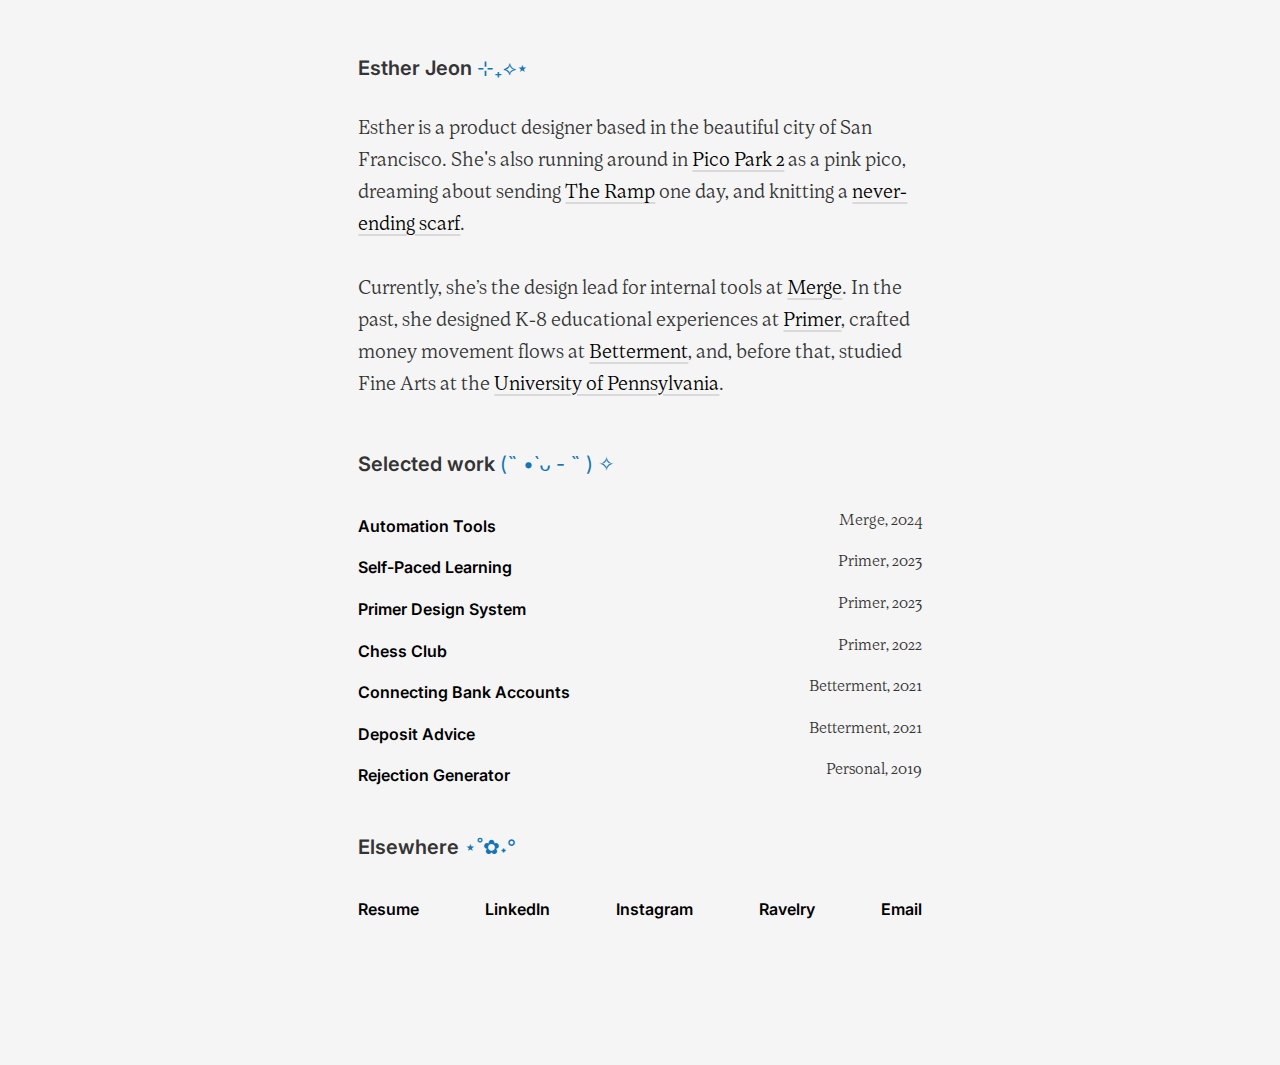
<file: index.html>
<!doctype html>
<html>

<head>
  <title>Esther Jeon</title>
  <link rel="icon" type="image/x-icon" href="assets/icons/cloud.png">
  <meta charset="UTF-8">
  <meta http-equiv="X-UA-Compatible" content="IE=edge">
  <meta name="viewport" content="width=device-width, initial-scale=1">
  <meta name="title" property="og:title" content="Esther Jeon">
  <meta property="og:type" content="website">
  <meta name="image" property="og:image" content="">
  <meta property="og:url" content="https://estheryjeon.com">
  <meta name="description" property="og:description" content="Esther is a product designer in San Francisco.">
  <link rel="preconnect" href="https://fonts.gstatic.com">
  <link href="css/main.css" rel="stylesheet" type="text/css">
</head>

<body>

  <section class="container">
    <h1>Esther Jeon <span class="ascii">⊹₊⟡⋆</span></h1>
    <span class="spacer-s"></span>
    <h2>
        Esther is a product designer based in the beautiful city of San Francisco. 
        She's also running around in <a class="header" href="https://www.youtube.com/watch?v=-ISxZVagaBk">Pico Park 2</a> as a pink pico, 
        dreaming about sending <a class="header" href="https://www.mountainproject.com/route/105735302/the-ramp">The Ramp</a> one day, 
        and knitting a <a class="header" href="https://www.youtube.com/watch?v=UMa1EbpDfLE&t=461s">never-ending scarf</a>.
        <br/><br/>
        Currently, she’s the design lead for internal tools at <a class="header" href="https://www.merge.dev/">Merge</a>. 
        In the past, she designed K-8 educational experiences at <a class="header" href="https://primer.com/">Primer</a>, 
        crafted money movement flows at <a class="header" href="https://www.betterment.com/">Betterment</a>, 
        and, before that, studied Fine Arts at the <a class="header" href="https://www.design.upenn.edu/fine-arts/undergraduate/events/please-continue">University of Pennsylvania</a>.
    </h2>
  </section>

  <section class="container">
    <h1>Selected work <span class="ascii">(˵ •̀ ᴗ - ˵ ) ✧</span></h1>
    <span class="spacer-s"></span>
    <div>
      <div class="row">
        <h3><a class="project-title" href="projects/merge">Automation Tools</a></h3>      
        <p>Merge, 2024</p>
      </div>
      <div class="row">
        <h3><a class="project-title" href="projects/self-paced">Self-Paced Learning</a></h3>      
        <p>Primer, 2023</p>
      </div>
      <div class="row">
        <h3><a class="project-title" href="projects/design-system">Primer Design System</a></h3>
        <p>Primer, 2023</p>
      </div>
      <div class="row">
        <h3><a class="project-title" href="projects/chess-club">Chess Club</a></h3>
        <p>Primer, 2022</p>
      </div>
      <div class="row">
          <h3><a class="project-title" href="projects/plaid">Connecting Bank Accounts</a></h3>
          <p>Betterment, 2021</p>
      </div>
      <div class="row">
        <h3><a class="project-title" href="projects/deposit-advice">Deposit Advice</a></h3>
        <p>Betterment, 2021</p>
      </div>
      <div class="row">
        <h3><a class="project-title" href="https://estheryjeon.com/rejection-generator/">Rejection Generator</a></h3>
        <p>Personal, 2019</p>
      </div>
    </div>
  </section>

  <section class="container">
    <h1>Elsewhere <span class="ascii">⋆˚✿˖°</span></h1>
    <span class="spacer-s"></span>
    <div class="row">
        <h3><a class="project-title" target="_blank" href="https://drive.google.com/file/d/1hYBX2InUCKJrfkjgm6c_uljy1HXN2Joc/view?usp=sharing">Resume</a></h3>
        <h3><a class="project-title" target="_blank" href="https://www.linkedin.com/in/estheryjeon/">LinkedIn</a></h3>
        <h3><a class="project-title" target="_blank" href="https://www.instagram.com/estheryjeon/">Instagram</a></h3>
        <h3><a class="project-title" target="_blank" href="https://www.ravelry.com/people/estherj18/">Ravelry</a></h3>
        <h3><a class="project-title" target="_blank" href="mailto:hello@estheryjeon.com">Email</a></h3>
    </div>
  </section>

</body>

</html>
</file>
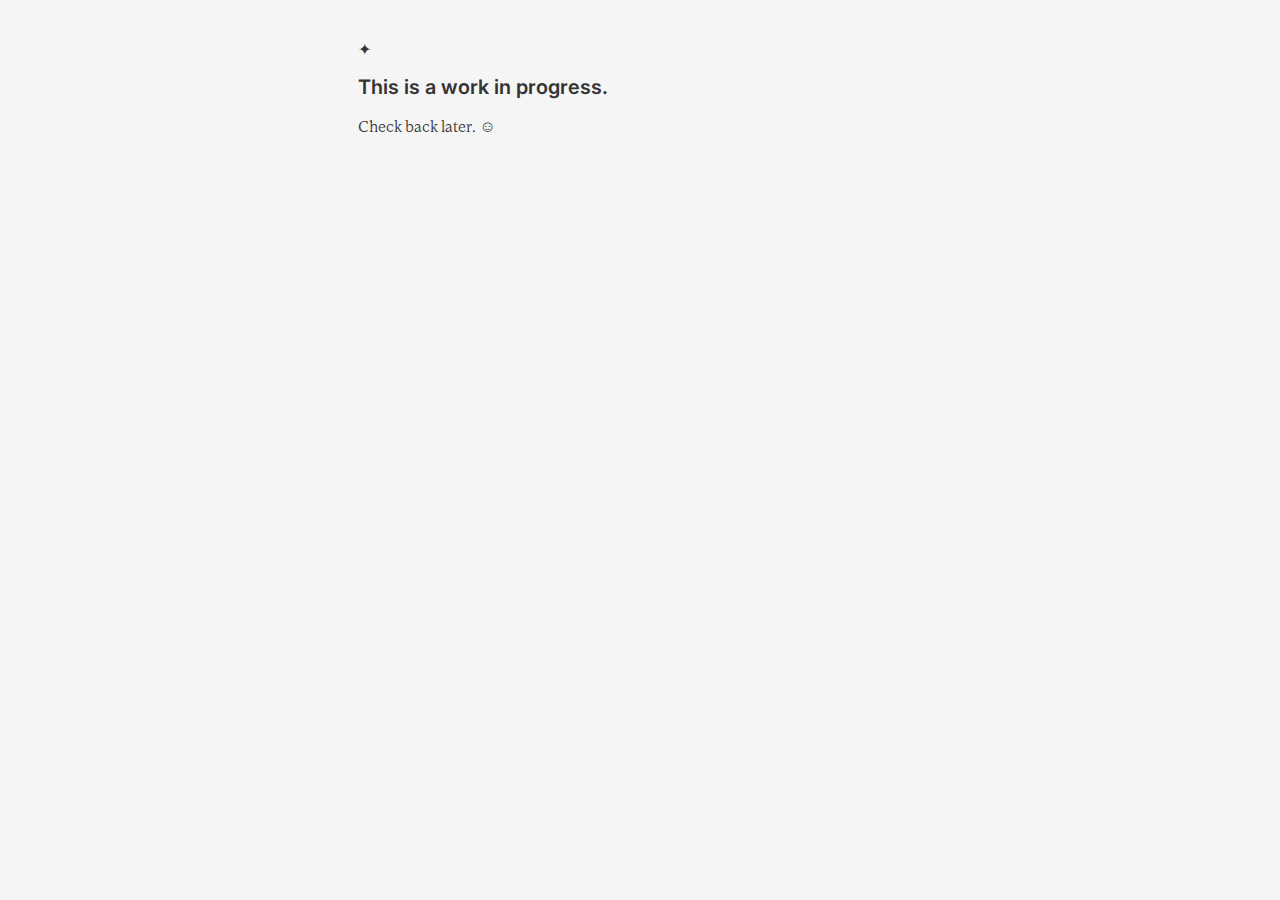
<file: in-the-works.html>
<!doctype html>
<html>

<head>
  <!-- Global site tag (gtag.js) - Google Analytics -->
  <script async src="https://www.googletagmanager.com/gtag/js?id=UA-139957231-1"></script>
  <script>
    window.dataLayer = window.dataLayer || [];
    function gtag() {
      dataLayer.push(arguments);
    }
    gtag('js', new Date());
    gtag('config', 'UA-139957231-1');
  </script>
  <title>Hi there!</title>
  <link rel="icon" href="assets/rejection-email/hand-pink.png"/>
  <meta charset="UTF-8">
  <meta http-equiv="X-UA-Compatible" content="IE=edge">
  <meta name="viewport" content="width=device-width, initial-scale=1">
  <link href="css/main.css" rel="stylesheet" type="text/css">
  <script type="text/javascript" src="js/main.js"></script>
</head>

<body>

  <div class="container">

    <!--Nav-->
    <div class="nav">
      &#10022;
    </div>

    <!--Info-->
    <div class="info">
      <h1>This is a work in progress.</h1>
      <p>
        Check back later. &#9786;
      </p>
    </div>

  </div>

</body>

</html>
</file>
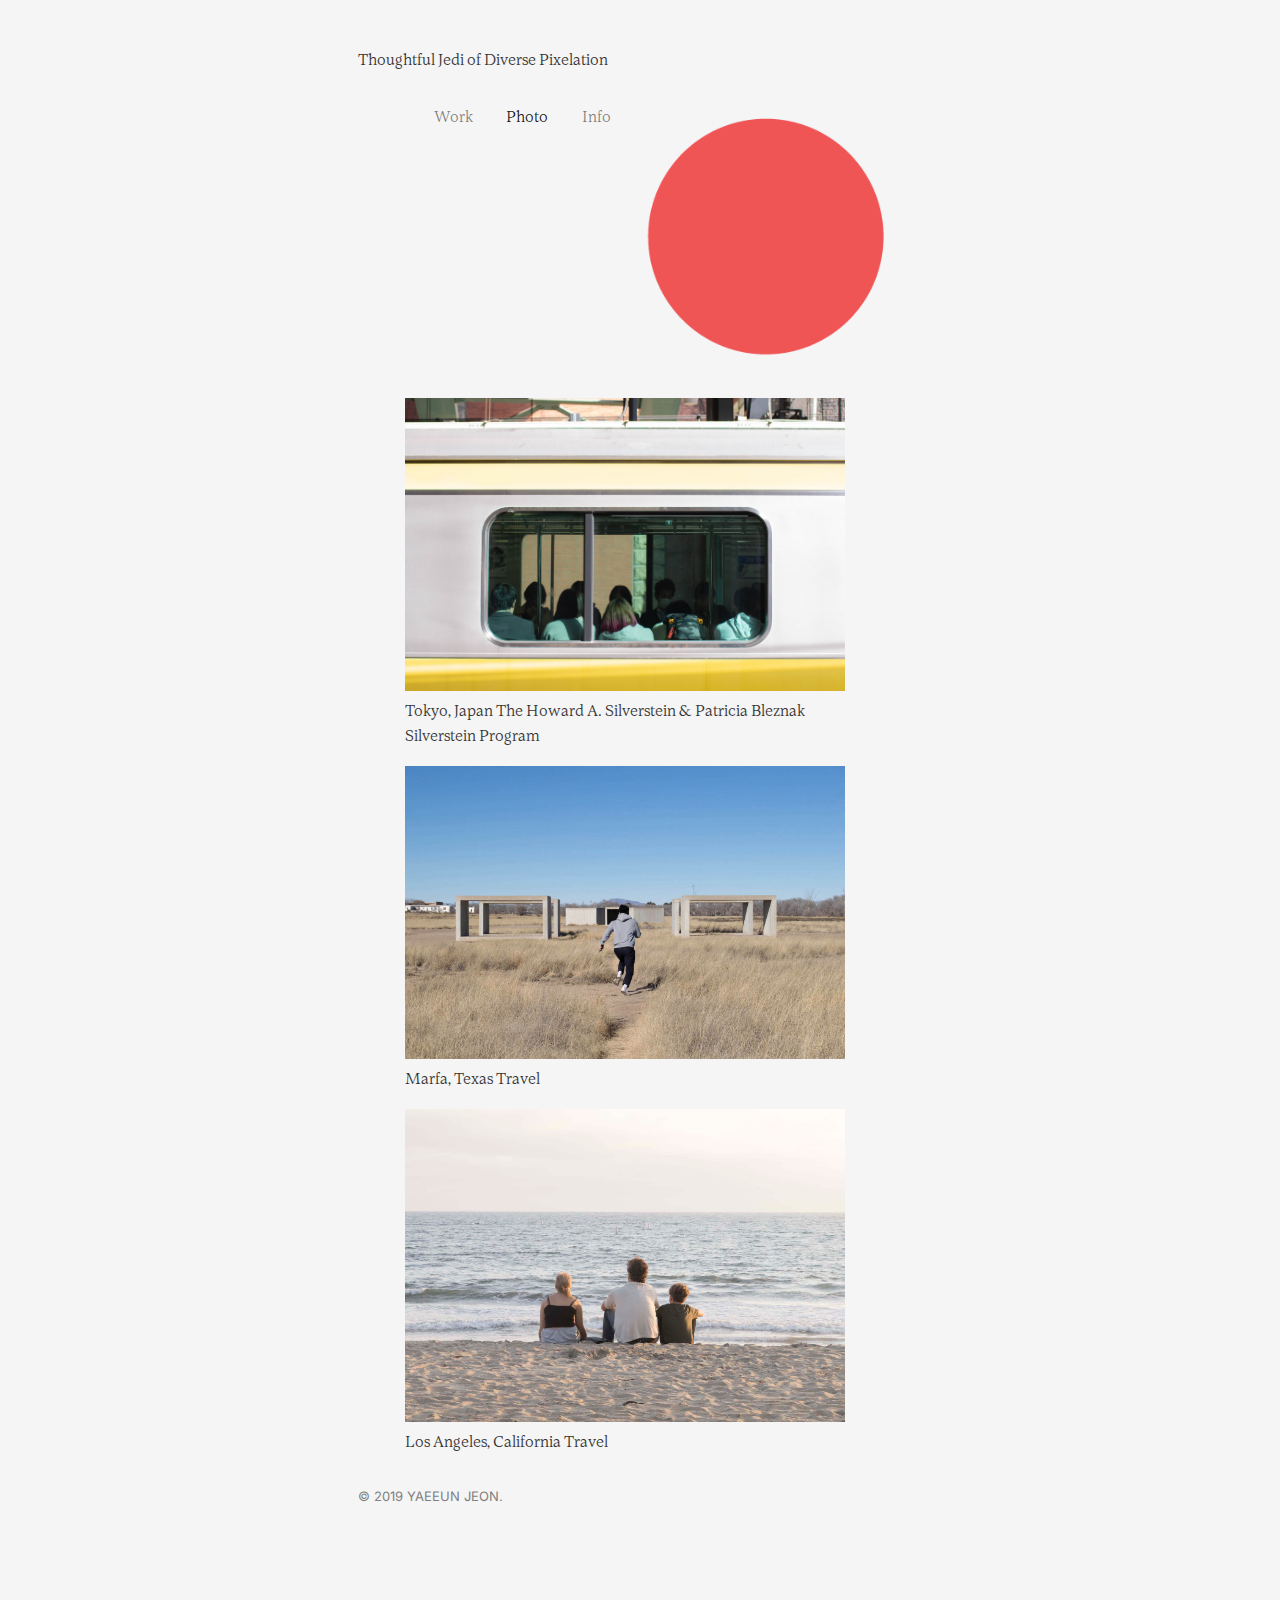
<file: photo.html>
<!doctype html>
<html>
<head>
  <title>Yaeeun Jeon</title>
  <meta charset="UTF-8">
  <meta http-equiv="X-UA-Compatible" content="IE=edge">
  <meta name="viewport" content="width=device-width, initial-scale=1">
  <link rel="shortcut icon" type="image/png" href="assets/sparkles.png"/>
  <link rel="stylesheet" href="https://maxcdn.bootstrapcdn.com/bootstrap/4.0.0/css/bootstrap.min.css" integrity="sha384-Gn5384xqQ1aoWXA+058RXPxPg6fy4IWvTNh0E263XmFcJlSAwiGgFAW/dAiS6JXm" crossorigin="anonymous">
  <link href="css/main.css" rel="stylesheet" type="text/css">
  <script src="https://code.jquery.com/jquery-3.2.1.min.js"></script>
  <script src="https://cdnjs.cloudflare.com/ajax/libs/popper.js/1.12.9/umd/popper.min.js" integrity="sha384-ApNbgh9B+Y1QKtv3Rn7W3mgPxhU9K/ScQsAP7hUibX39j7fakFPskvXusvfa0b4Q" crossorigin="anonymous"></script>
  <script src="https://maxcdn.bootstrapcdn.com/bootstrap/4.0.0/js/bootstrap.min.js" integrity="sha384-JZR6Spejh4U02d8jOt6vLEHfe/JQGiRRSQQxSfFWpi1MquVdAyjUar5+76PVCmYl" crossorigin="anonymous"></script>
  <script type="text/javascript" src="js/main.js"></script>
</head>

<body>

<div class="container">

  <p class="page-des">Thoughtful Jedi of Diverse Pixelation</p>
  <nav class="navbar sans navbar-expand-sm navbar-light">
    <ul class="navbar-nav ml-auto">
      <li class="nav-item">
        <a class="nav-link" href="index.html">Work</a>
      </li>
      <li class="nav-item active">
        <a class="nav-link" href="photo.html">Photo</a>
      </li>
      <li class="nav-item">
        <a class="nav-link" href="info.html">Info</a>
      </li>
      <li class="nav-item">
        <a class="nav-link" id="coffee" href="http://estheryjeon.com/popular-coffee/">
        <img id="coffee-img" src="assets/coffee.png"></a>
      </li>
    </ul>
  </nav>

  <div class="row box">

    <div class="col-sm-1"></div>
    <div class="col-sm-10">
      <a href="photo/tokyo.html"><img class="cover" src="assets/photo/tokyo/window-1.jpg"></a>
      <p class="title-des"><span class="titles">Tokyo, Japan</span> The Howard A. Silverstein & Patricia Bleznak Silverstein Program</p>
    </div>
    <div class="col-sm-1"></div>

    <div class="col-sm-1"></div>
    <div class="col-sm-10">
      <a href="photo/marfa.html"><img class="cover" src="assets/photo/marfa/marfa-cover.jpg"></a>
      <p class="title-des"><span class="titles">Marfa, Texas</span> Travel</p>
    </div>
    <div class="col-sm-1"></div>

    <div class="col-sm-1"></div>
    <div class="col-sm-10">
      <a href="photo/los-angeles.html"><img class="cover" src="assets/photo/los-angeles/santa-monica.jpg"></a>
      <p class="title-des"><span class="titles">Los Angeles, California</span> Travel</p>
    </div>
    <div class="col-sm-1"></div>

  </div>

</div>

<div class="footer">
  <p class="caption">© 2019 YAEEUN JEON.</p>
</div>

</body>

</html>
</file>
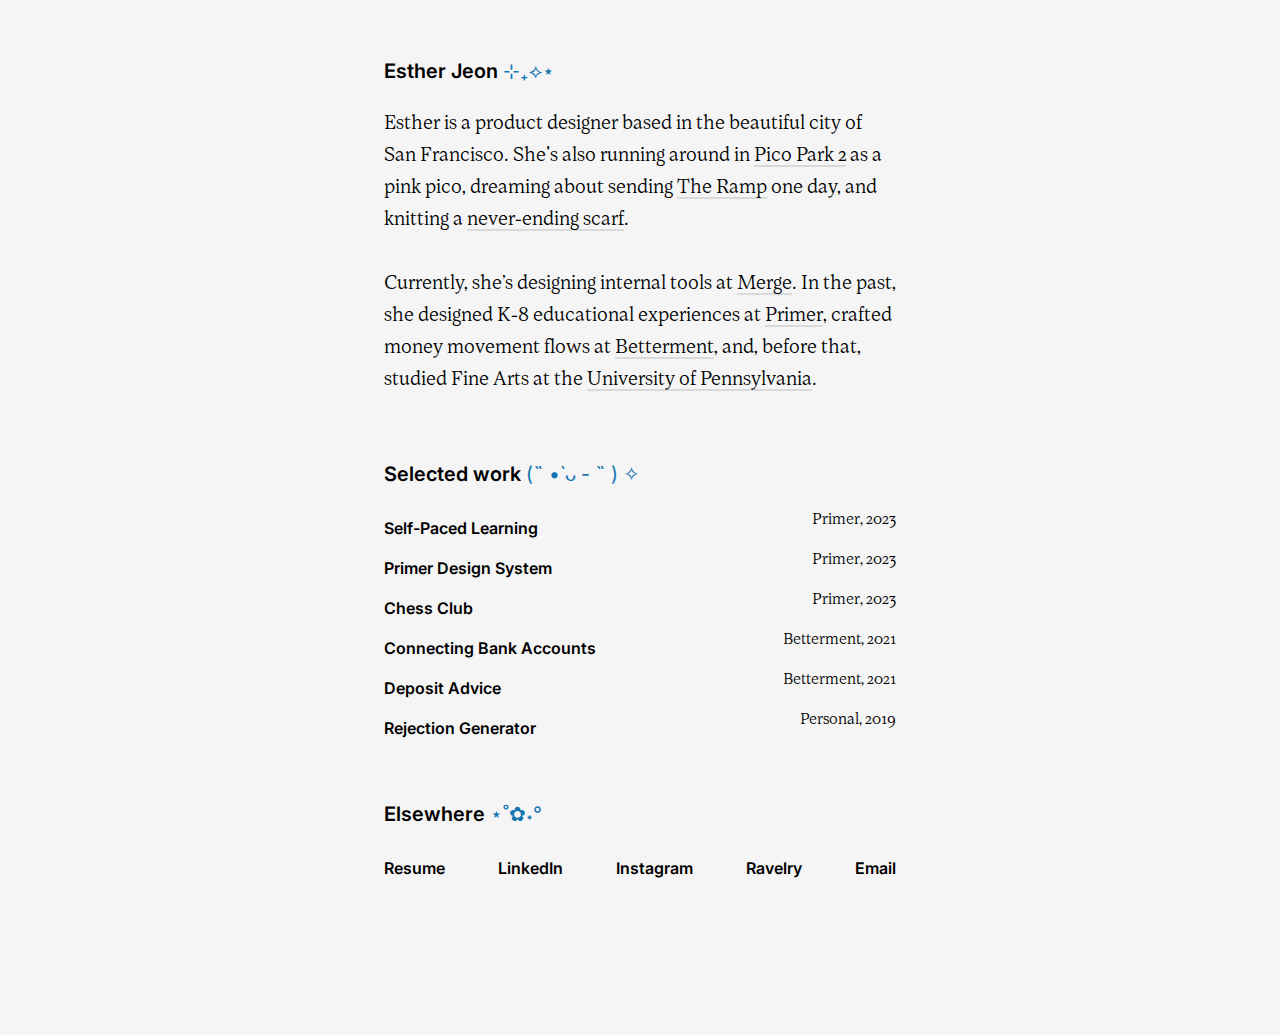
<file: test.html>
<!doctype html>
<html>

<head>
  <title>Esther Jeon</title>
  <link rel="icon" type="image/x-icon" href="assets/icons/smile.png">
  <meta charset="UTF-8">
  <meta http-equiv="X-UA-Compatible" content="IE=edge">
  <meta name="viewport" content="width=device-width, initial-scale=1">
  <meta name="title" property="og:title" content="Esther Jeon">
  <meta property="og:type" content="website">
  <meta name="image" property="og:image" content="https://estheryjeon.com/assets/og-img.png">
  <meta property="og:url" content="https://estheryjeon.com">
  <meta name="description" property="og:description" content="Esther is a product designer in San Francisco.">
  <link rel="preconnect" href="https://fonts.gstatic.com">
  <link href="css/test.css" rel="stylesheet" type="text/css">
</head>

<body class="project-body">

  <section class="container">
    <h1>Esther Jeon <span class="ascii">⊹₊⟡⋆</span></h1>
    <span class="spacer-s"></span>
    <h2>
        Esther is a product designer based in the beautiful city of San Francisco. 
        She's also running around in <a class="header" href="https://www.youtube.com/watch?v=-ISxZVagaBk">Pico Park 2</a> as a pink pico, 
        dreaming about sending <a class="header" href="https://www.mountainproject.com/route/105735302/the-ramp">The Ramp</a> one day, 
        and knitting a <a class="header" href="https://www.youtube.com/watch?v=UMa1EbpDfLE&t=461s">never-ending scarf</a>.
        <br/><br/>
        Currently, she’s designing internal tools at <a class="header" href="https://www.merge.dev/">Merge</a>. 
        In the past, she designed K-8 educational experiences at <a class="header" href="https://primer.com/">Primer</a>, 
        crafted money movement flows at <a class="header" href="https://www.betterment.com/">Betterment</a>, 
        and, before that, studied Fine Arts at the <a class="header" href="https://www.design.upenn.edu/fine-arts/undergraduate/events/please-continue">University of Pennsylvania</a>.
    </h2>
  </section>

  <section class="container">
    <h1>Selected work <span class="ascii">(˵ •̀ ᴗ - ˵ ) ✧</span></h1>
    <span class="spacer-s"></span>
    <div>
      <div class="row">
        <h3><a class="project-title" href="projects/self-paced.html">Self-Paced Learning</a></h3>      
        <p>Primer, 2023</p>
      </div>
      <div class="row">
        <h3><a class="project-title" href="projects/design-system">Primer Design System</a></h3>
        <p>Primer, 2023</p>
      </div>
      <div class="row">
        <h3><a class="project-title" href="projects/chess-club">Chess Club</a></h3>
        <p>Primer, 2023</p>
      </div>
      <div class="row">
          <h3><a class="project-title" href="projects/plaid">Connecting Bank Accounts</a></h3>
          <p>Betterment, 2021</p>
      </div>
      <div class="row">
        <h3><a class="project-title" href="projects/deposit-advice">Deposit Advice</a></h3>
        <p>Betterment, 2021</p>
      </div>
      <div class="row">
        <h3><a class="project-title" href="https://estheryjeon.com/rejection-generator/">Rejection Generator</a></h3>
        <p>Personal, 2019</p>
      </div>
    </div>
  </section>

  <section class="container">
    <h1>Elsewhere <span class="ascii">⋆˚✿˖°</span></h1>
    <span class="spacer-s"></span>
    <div class="row">
        <h3><a class="project-title" href="https://drive.google.com/file/d/1wqqtvt2GVZqfQoHQUVUrbWQHX8MiTXYR/view?usp=sharing">Resume</a></h3>
        <h3><a class="project-title" href="www.linkedin.com/in/estheryjeon">LinkedIn</a></h3>
        <h3><a class="project-title" href="https://www.instagram.com/estheryjeon/">Instagram</a></h3>
        <h3><a class="project-title" href="projects/design-system">Ravelry</a></h3>
        <h3><a class="project-title" href="mailto:hello@estheryjeon.com">Email</a></h3>
    </div>
  </section>

</body>

</html>
</file>
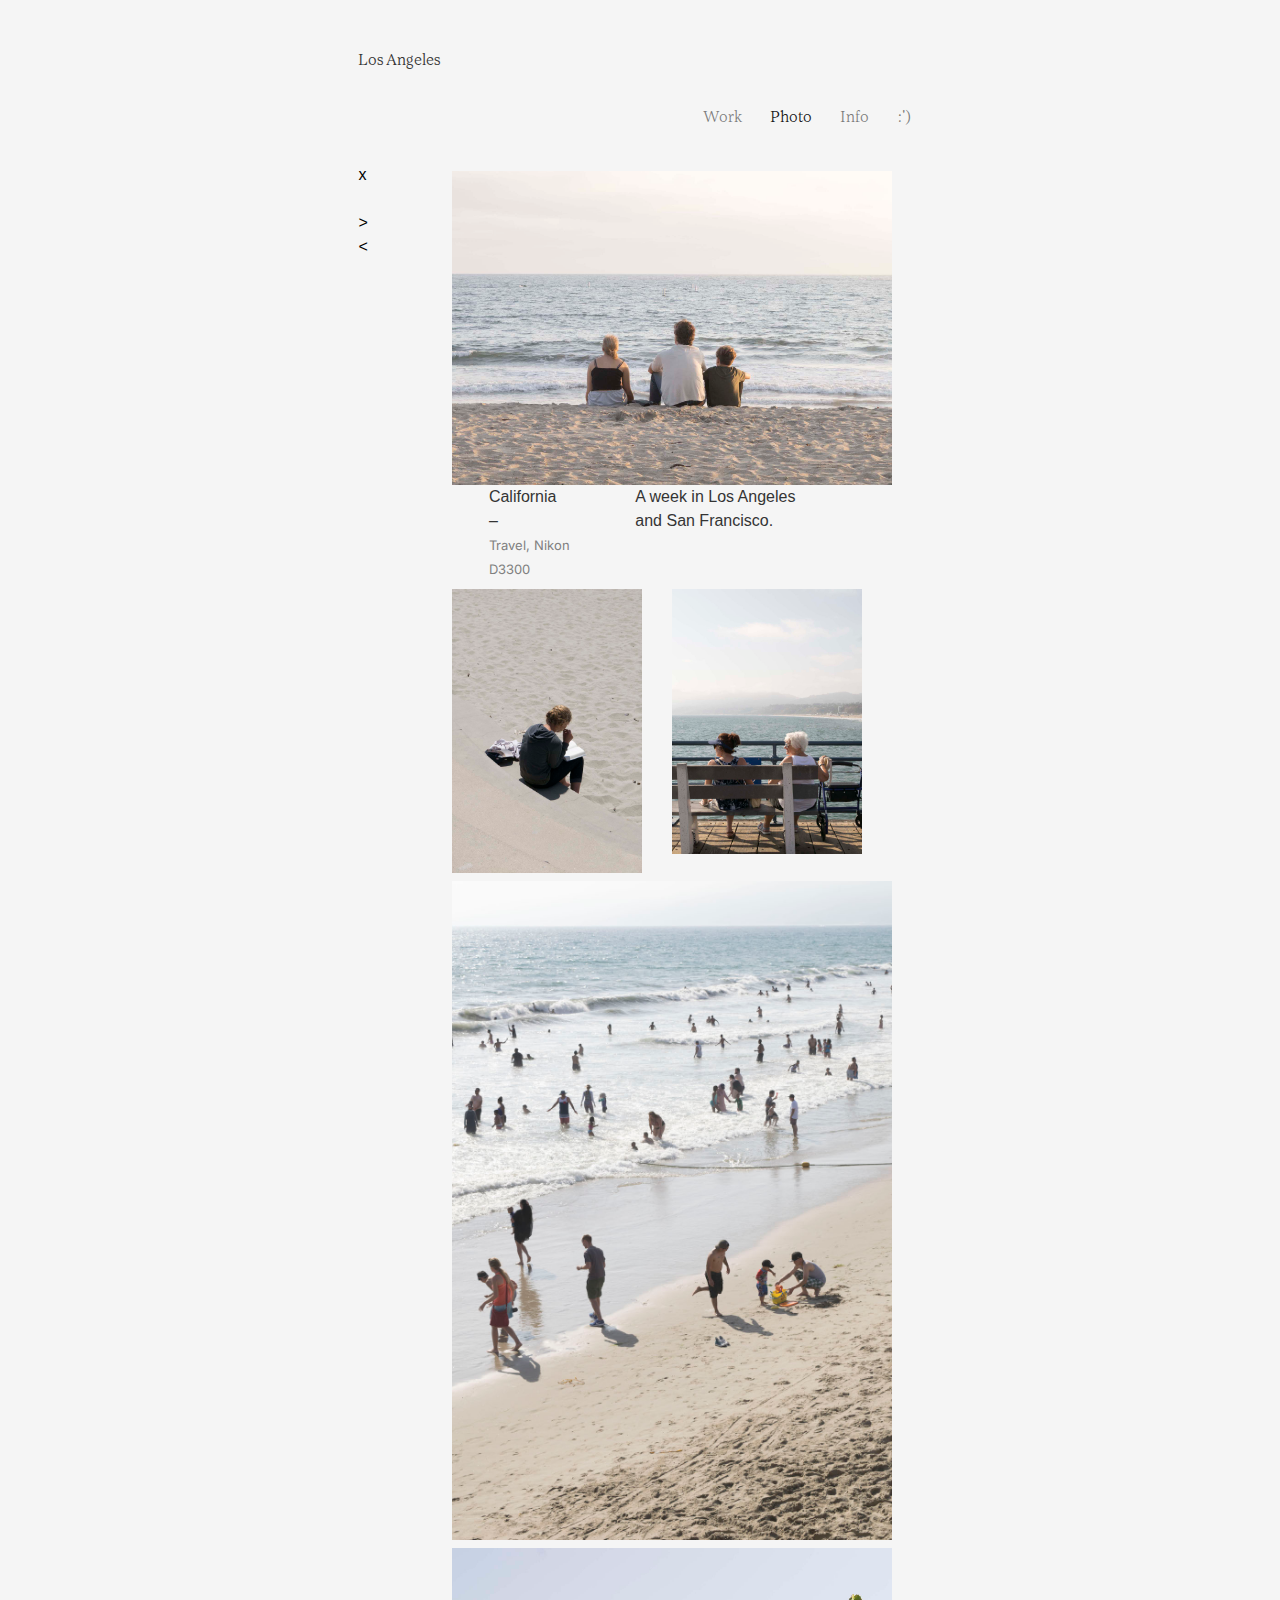
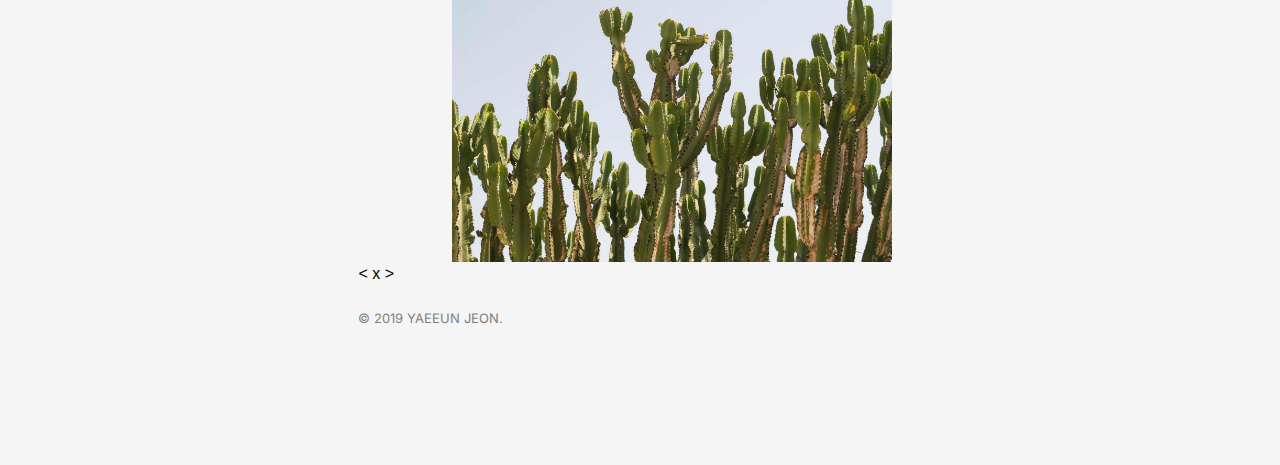
<file: photo/los-angeles.html>
<!doctype html>
<html>
<head>
  <title>Yaeeun Jeon</title>
  <meta charset="UTF-8">
  <meta http-equiv="X-UA-Compatible" content="IE=edge">
  <meta name="viewport" content="width=device-width, initial-scale=1">
  <link rel="shortcut icon" type="image/png" href="../assets/favicon.png"/>
  <link rel="stylesheet" href="https://maxcdn.bootstrapcdn.com/bootstrap/4.0.0/css/bootstrap.min.css" integrity="sha384-Gn5384xqQ1aoWXA+058RXPxPg6fy4IWvTNh0E263XmFcJlSAwiGgFAW/dAiS6JXm" crossorigin="anonymous">
  <link href="../css/main.css" rel="stylesheet" type="text/css">
  <script src="https://code.jquery.com/jquery-3.2.1.min.js"></script>
  <script src="https://cdnjs.cloudflare.com/ajax/libs/popper.js/1.12.9/umd/popper.min.js" integrity="sha384-ApNbgh9B+Y1QKtv3Rn7W3mgPxhU9K/ScQsAP7hUibX39j7fakFPskvXusvfa0b4Q" crossorigin="anonymous"></script>
  <script src="https://maxcdn.bootstrapcdn.com/bootstrap/4.0.0/js/bootstrap.min.js" integrity="sha384-JZR6Spejh4U02d8jOt6vLEHfe/JQGiRRSQQxSfFWpi1MquVdAyjUar5+76PVCmYl" crossorigin="anonymous"></script>
  <script type="text/javascript" src="../js/main.js"></script>
</head>

<body>

<div class="container">

  <p class="page-des">Los Angeles</p>
  <nav class="navbar sans navbar-expand-sm navbar-light">
    <ul class="navbar-nav ml-auto">
      <li class="nav-item">
        <a class="no-h nav-link" href="../work.html">Work</a>
      </li>
      <li class="nav-item active">
        <a class="no-h nav-link" href="../photo.html">Photo</a>
      </li>
      <li class="nav-item">
        <a class="no-h nav-link" href="../info.html">Info</a>
      </li>
      <li class="nav-item">
        <a class="no-h nav-link" href="../smile.html">:')</a>
      </li>
    </ul>
  </nav>

  <div class="row box">

    <div class="col-sm-1">
      <div class="side-nav">
        <a class="link" href="../photo.html">x</a></br></br>
        <a class="link" href="../photo/street-view.html"> ></a></br>
        <a class="link" href="../photo/objects.html">< </a>
      </div>
    </div>

    <div class="col-sm-10">
      <img class="photo" src="../assets/photo/los-angeles/santa-monica.jpg">

      <div class="row description">
        <div class="col-sm-1"></div>
        <div class="col-sm-4">
          <span class="titles">California</span></br>
          –</br>
          <span class="caption">Travel, Nikon D3300</span>
        </div>
        <div class="col-sm-6">
          A week in Los Angeles and San Francisco.
        </div>
        <div class="col-sm-1"></div>
      </div>

      <div class="row">
        <div class="col-sm-6">
          <img class="photo" src="../assets/photo/los-angeles/avila-beach.jpg">
        </div>
        <div class="col-sm-6">
          <img class="photo" src="../assets/photo/los-angeles/friends.jpg">
        </div>
      </div>

      <img class="photo" src="../assets/photo/los-angeles/beach.jpg">
      <img class="photo" src="../assets/photo/los-angeles/cactus.jpg">
    </div>
  </div>

  <div class="bottom-nav">
    <a class="link" href="../photo/objects.html">< </a>
    <a class="link" href="../photo.html">x</a>
    <a class="link" href="../photo/street-view.html"> ></a>
  </div>

</div>

<div class="footer">
  <p class="caption">© 2019 YAEEUN JEON.</p>
</div>

</body>

</html>
</file>
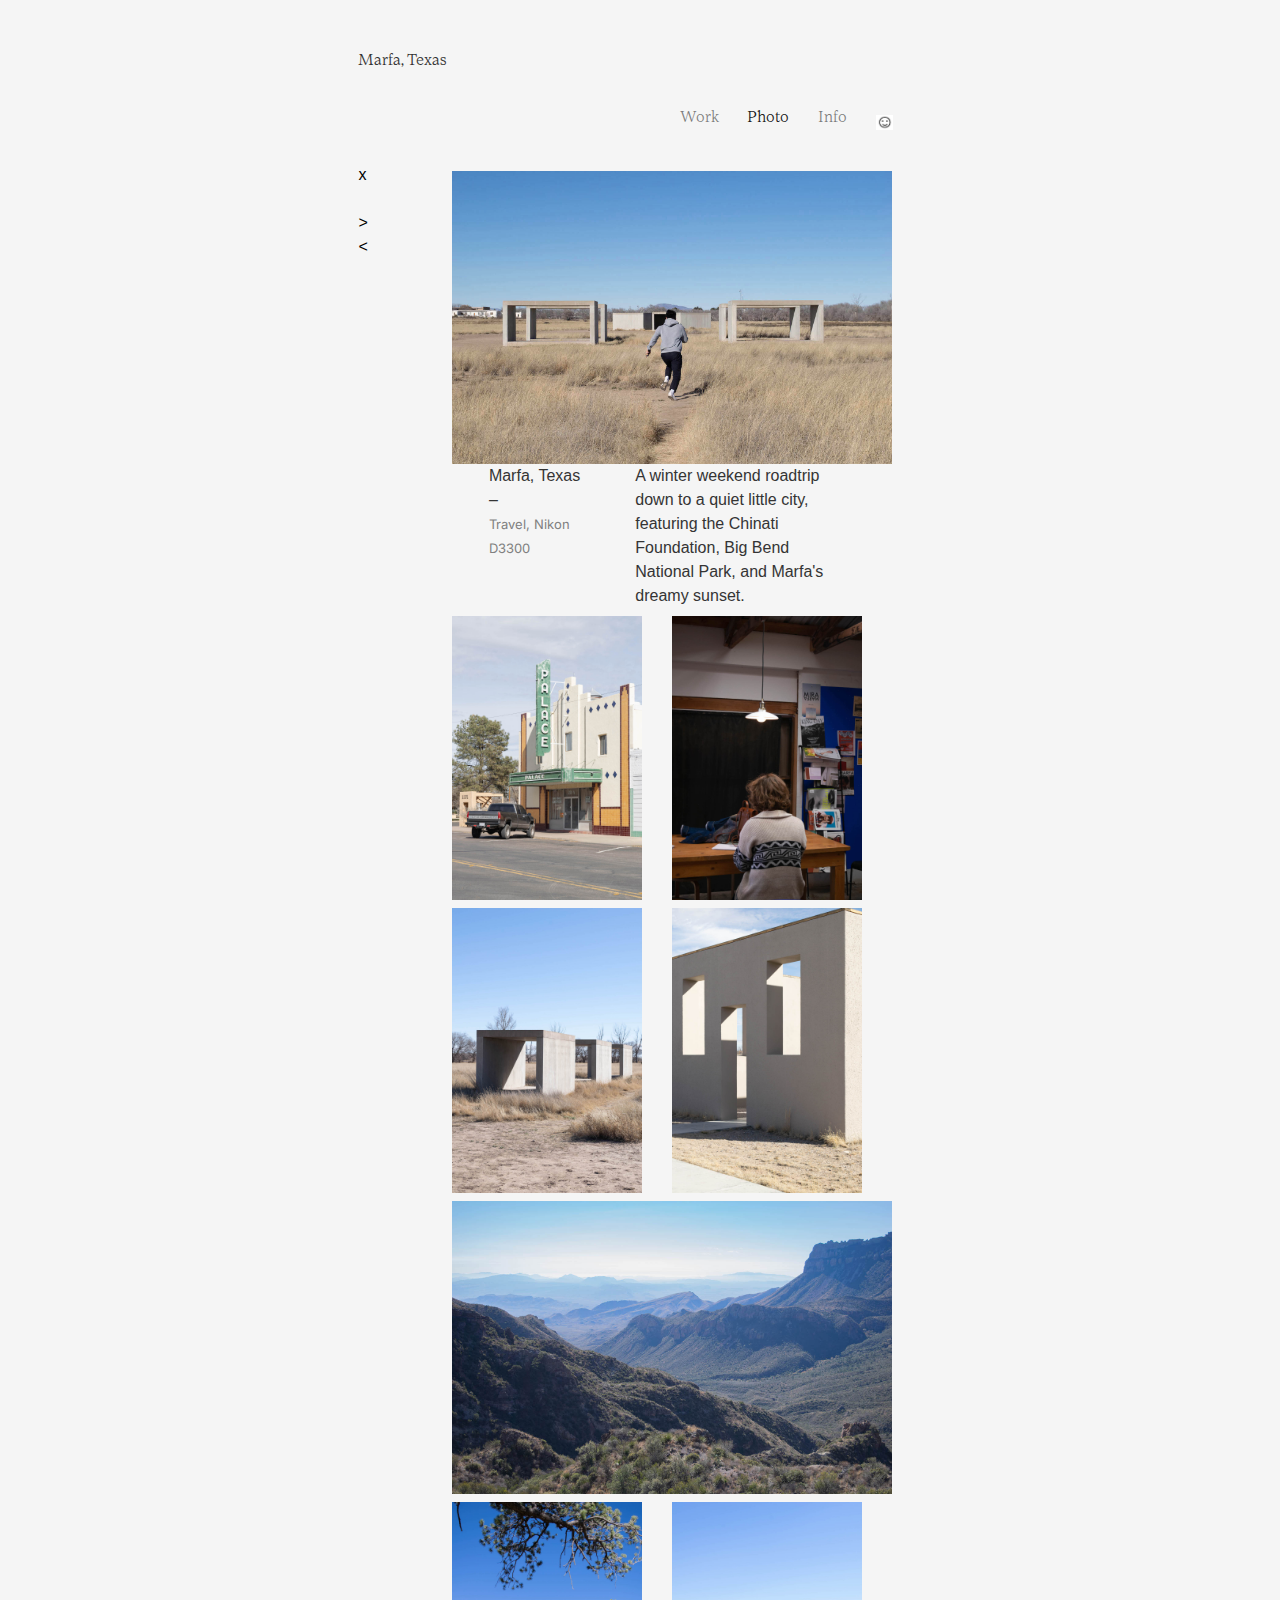
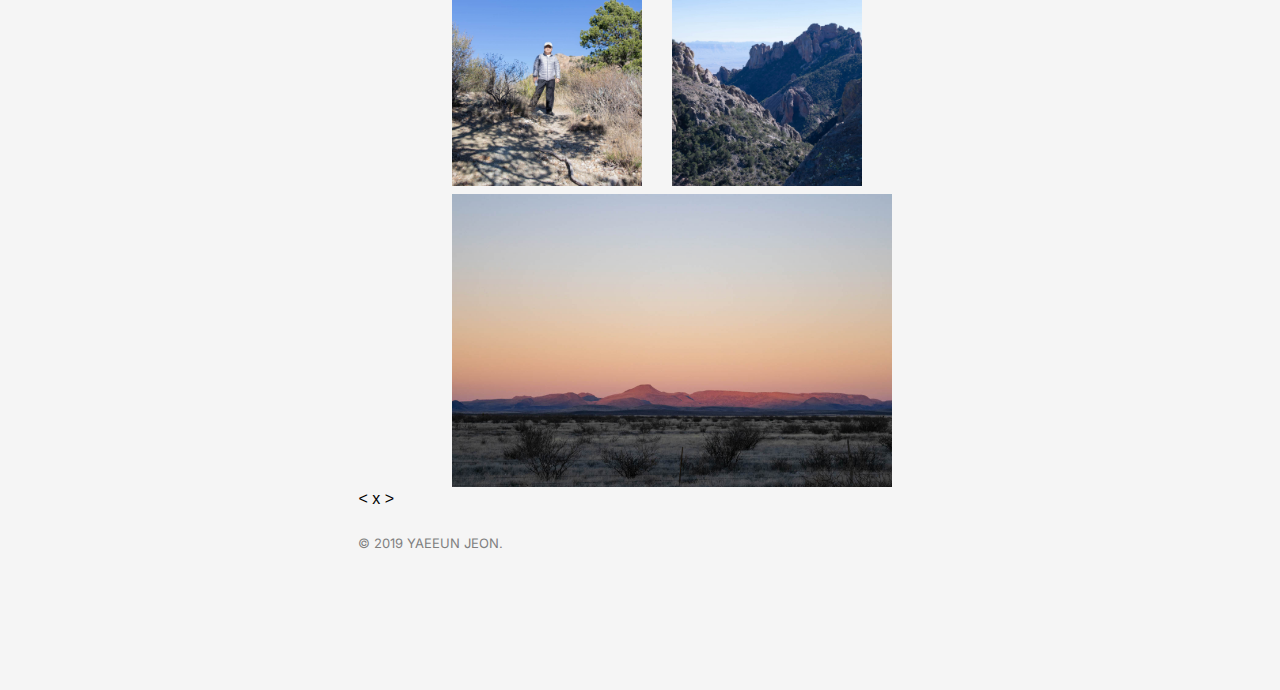
<file: photo/marfa.html>
<!doctype html>
<html>
<head>
  <title>Yaeeun Jeon</title>
  <meta charset="UTF-8">
  <meta http-equiv="X-UA-Compatible" content="IE=edge">
  <meta name="viewport" content="width=device-width, initial-scale=1">
  <link rel="shortcut icon" type="image/png" href="../assets/favicon.png"/>
  <link rel="stylesheet" href="https://maxcdn.bootstrapcdn.com/bootstrap/4.0.0/css/bootstrap.min.css" integrity="sha384-Gn5384xqQ1aoWXA+058RXPxPg6fy4IWvTNh0E263XmFcJlSAwiGgFAW/dAiS6JXm" crossorigin="anonymous">
  <link href="../css/main.css" rel="stylesheet" type="text/css">
  <script src="https://code.jquery.com/jquery-3.2.1.min.js"></script>
  <script src="https://cdnjs.cloudflare.com/ajax/libs/popper.js/1.12.9/umd/popper.min.js" integrity="sha384-ApNbgh9B+Y1QKtv3Rn7W3mgPxhU9K/ScQsAP7hUibX39j7fakFPskvXusvfa0b4Q" crossorigin="anonymous"></script>
  <script src="https://maxcdn.bootstrapcdn.com/bootstrap/4.0.0/js/bootstrap.min.js" integrity="sha384-JZR6Spejh4U02d8jOt6vLEHfe/JQGiRRSQQxSfFWpi1MquVdAyjUar5+76PVCmYl" crossorigin="anonymous"></script>
  <script type="text/javascript" src="../js/main.js"></script>
</head>

<body>

<div class="container">

  <p class="page-des">Marfa, Texas</p>
  <nav class="navbar sans navbar-expand-sm navbar-light">
    <ul class="navbar-nav ml-auto">
      <li class="nav-item">
        <a class="nav-link" href="../index.html">Work</a>
      </li>
      <li class="nav-item active">
        <a class="nav-link" href="../photo.html">Photo</a>
      </li>
      <li class="nav-item">
        <a class="nav-link" href="../info.html">Info</a>
      </li>
      <li class="nav-item" id="smile">
        <a class="nav-link" href="smile.html"><img src="../assets/smile.png"></a>
      </li>
    </ul>
  </nav>

  <div class="row box">

    <div class="col-sm-1">
      <div class="side-nav">
        <a class="link" href="../photo.html">x</a></br></br>
        <a class="link" href="../photo/street-view.html"> ></a></br>
        <a class="link" href="../photo/los-angeles.html">< </a>
      </div>
    </div>

    <div class="col-sm-10">
      <img class="photo" src="../assets/photo/marfa/marfa-cover.jpg">

      <div class="row description">
        <div class="col-sm-1"></div>
        <div class="col-sm-4">
          <span class="titles">Marfa, Texas</span></br>
          –</br>
          <span class="caption">Travel, Nikon D3300</span>
        </div>
        <div class="col-sm-6">
          A winter weekend roadtrip down to a quiet little city, featuring
          the Chinati Foundation, Big Bend National Park, and Marfa's dreamy sunset.
        </div>
        <div class="col-sm-1"></div>
      </div>

      <div class="row">
        <div class="col-sm-6">
          <img class="photo" src="../assets/photo/marfa/marfa-1.jpg">
        </div>
        <div class="col-sm-6">
          <img class="photo" src="../assets/photo/marfa/marfa-2.jpg">
        </div>
      </div>

      <div class="row">
        <div class="col-sm-6">
          <img class="photo" src="../assets/photo/marfa/marfa-3.jpg">
        </div>
        <div class="col-sm-6">
          <img class="photo" src="../assets/photo/marfa/marfa-4.jpg">
        </div>
      </div>

      <img class="photo" src="../assets/photo/marfa/marfa-7.jpg">

      <div class="row">
        <div class="col-sm-6">
          <img class="photo" src="../assets/photo/marfa/marfa-5.jpg">
        </div>
        <div class="col-sm-6">
          <img class="photo" src="../assets/photo/marfa/marfa-6.jpg">
        </div>
      </div>

      <img class="photo" src="../assets/photo/marfa/marfa-8.jpg">

    </div>
  </div>

  <div class="bottom-nav">
    <a class="link" href="../photo/los-angeles.html">< </a>
    <a class="link" href="../photo.html">x</a>
    <a class="link" href="../photo/street-view.html"> ></a>
  </div>

</div>

<div class="footer">
  <p class="caption">© 2019 YAEEUN JEON.</p>
</div>

</body>

</html>
</file>
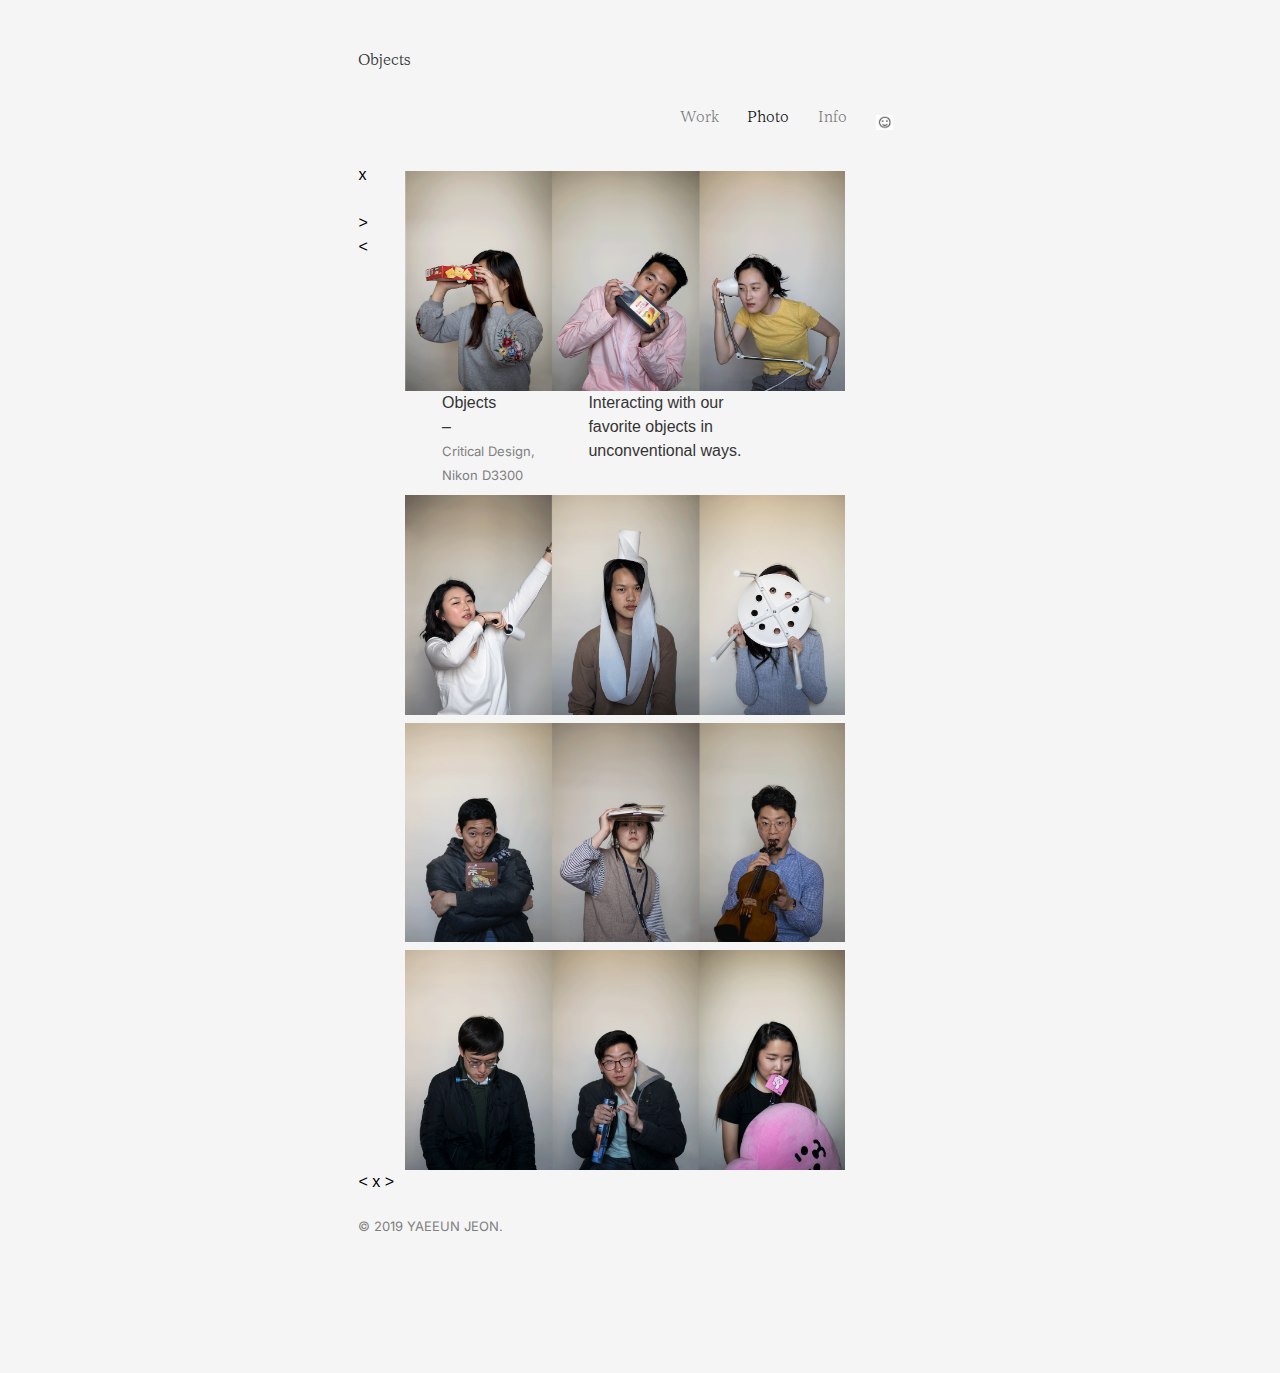
<file: photo/objects.html>
<!doctype html>
<html>
<head>
  <title>Yaeeun Jeon</title>
  <meta charset="UTF-8">
  <meta http-equiv="X-UA-Compatible" content="IE=edge">
  <meta name="viewport" content="width=device-width, initial-scale=1">
  <link rel="shortcut icon" type="image/png" href="../assets/favicon.png"/>
  <link rel="stylesheet" href="https://maxcdn.bootstrapcdn.com/bootstrap/4.0.0/css/bootstrap.min.css" integrity="sha384-Gn5384xqQ1aoWXA+058RXPxPg6fy4IWvTNh0E263XmFcJlSAwiGgFAW/dAiS6JXm" crossorigin="anonymous">
  <link href="../css/main.css" rel="stylesheet" type="text/css">
  <script src="https://code.jquery.com/jquery-3.2.1.min.js"></script>
  <script src="https://cdnjs.cloudflare.com/ajax/libs/popper.js/1.12.9/umd/popper.min.js" integrity="sha384-ApNbgh9B+Y1QKtv3Rn7W3mgPxhU9K/ScQsAP7hUibX39j7fakFPskvXusvfa0b4Q" crossorigin="anonymous"></script>
  <script src="https://maxcdn.bootstrapcdn.com/bootstrap/4.0.0/js/bootstrap.min.js" integrity="sha384-JZR6Spejh4U02d8jOt6vLEHfe/JQGiRRSQQxSfFWpi1MquVdAyjUar5+76PVCmYl" crossorigin="anonymous"></script>
  <script type="text/javascript" src="../js/main.js"></script>
</head>

<body>

<div class="container">

  <p class="page-des">Objects</p>
  <nav class="navbar sans navbar-expand-sm navbar-light">
    <ul class="navbar-nav ml-auto">
      <li class="nav-item">
        <a class="nav-link" href="../index.html">Work</a>
      </li>
      <li class="nav-item active">
        <a class="nav-link" href="../photo.html">Photo</a>
      </li>
      <li class="nav-item">
        <a class="nav-link" href="../info.html">Info</a>
      </li>
      <li class="nav-item" id="smile">
        <a class="nav-link" href="smile.html"><img src="../assets/smile.png"></a>
      </li>
    </ul>
  </nav>

  <div class="row box">

    <div class="col-sm-1">
      <div class="side-nav">
        <a class="link" href="../photo.html">x</a></br></br>
        <a class="link" href="../photo/los-angeles.html"> ></a></br>
        <a class="link" href="../photo/street-view.html">< </a>
      </div>
    </div>

    <div class="col-sm-10">
      <img class="photo" src="../assets/photo/objects/1.png"/>
      <div class="row description">
        <div class="col-sm-1"></div>
        <div class="col-sm-4">
          <span class="titles">Objects</span></br>
          –</br>
          <span class="caption">Critical Design, Nikon D3300</span>
        </div>
        <div class="col-sm-6">
          Interacting with our favorite objects in unconventional ways.
        </div>
        <div class="col-sm-1"></div>
      </div>
      <img class="photo" src="../assets/photo/objects/2.png"/>
      <img class="photo" src="../assets/photo/objects/3.png"/>
      <img class="photo" src="../assets/photo/objects/4.png"/>
    </div>

    <div class="col-sm-1"></div>

  </div>

  <div class="bottom-nav">
    <a class="link" href="../photo/street-view.html">< </a>
    <a class="link" href="../photo.html">x</a>
    <a class="link" href="../photo/los-angeles.html"> ></a>
  </div>

</div>

<div class="footer">
  <p class="caption">© 2019 YAEEUN JEON.</p>
</div>

</body>

</html>
</file>
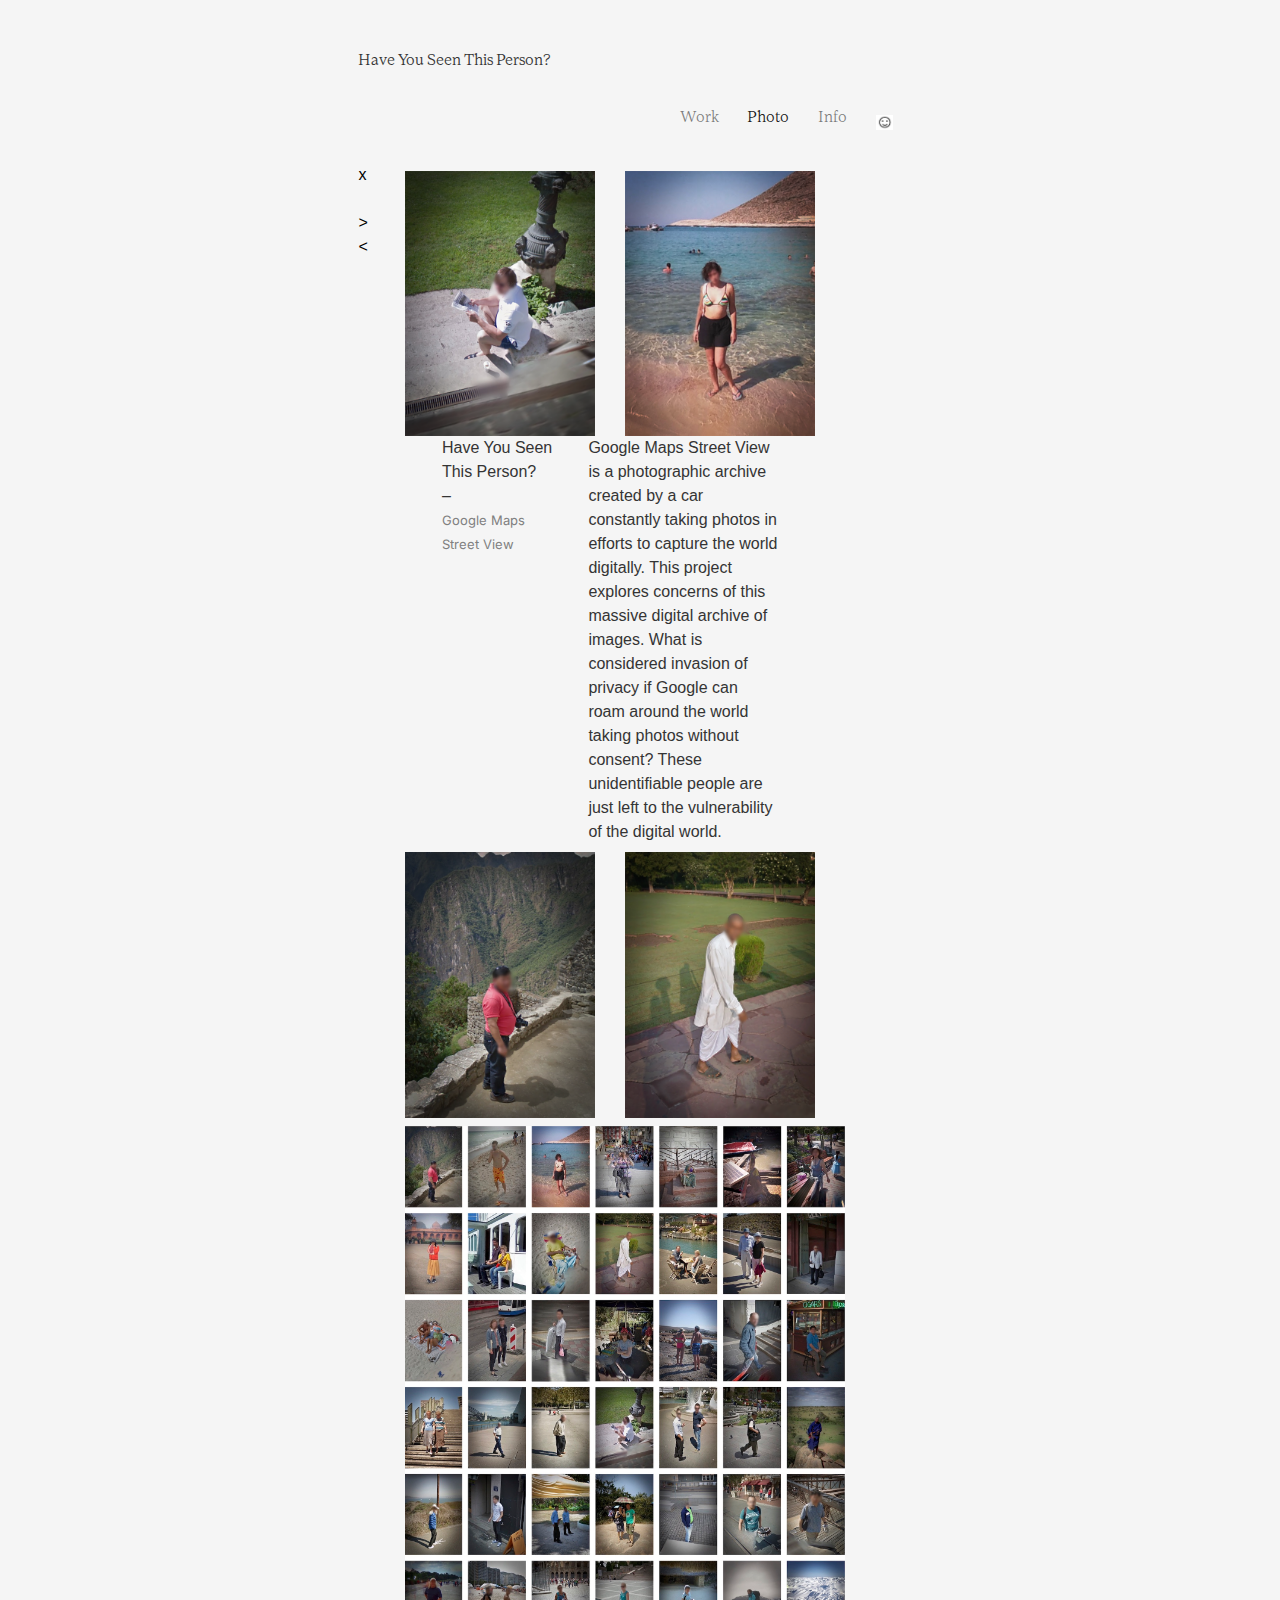
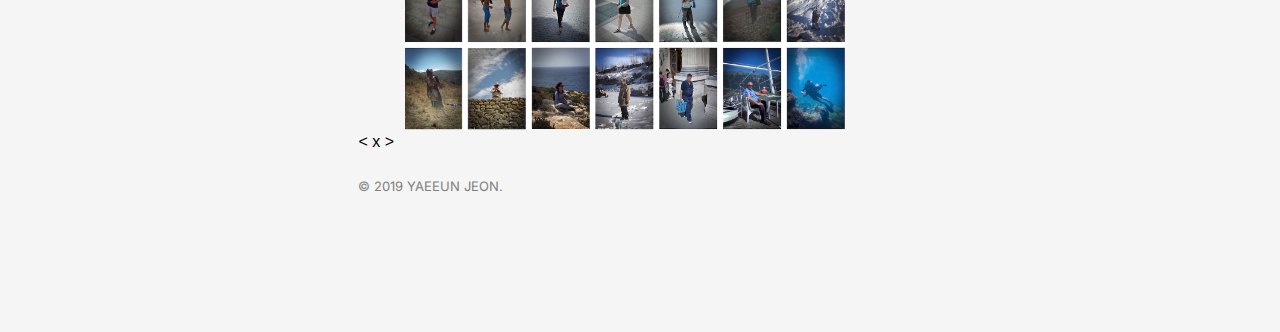
<file: photo/street-view.html>
<!doctype html>
<html>
<head>
  <title>Yaeeun Jeon</title>
  <meta charset="UTF-8">
  <meta http-equiv="X-UA-Compatible" content="IE=edge">
  <meta name="viewport" content="width=device-width, initial-scale=1">
  <link rel="shortcut icon" type="image/png" href="../assets/favicon.png"/>
  <link rel="stylesheet" href="https://maxcdn.bootstrapcdn.com/bootstrap/4.0.0/css/bootstrap.min.css" integrity="sha384-Gn5384xqQ1aoWXA+058RXPxPg6fy4IWvTNh0E263XmFcJlSAwiGgFAW/dAiS6JXm" crossorigin="anonymous">
  <link href="../css/main.css" rel="stylesheet" type="text/css">
  <script src="https://code.jquery.com/jquery-3.2.1.min.js"></script>
  <script src="https://cdnjs.cloudflare.com/ajax/libs/popper.js/1.12.9/umd/popper.min.js" integrity="sha384-ApNbgh9B+Y1QKtv3Rn7W3mgPxhU9K/ScQsAP7hUibX39j7fakFPskvXusvfa0b4Q" crossorigin="anonymous"></script>
  <script src="https://maxcdn.bootstrapcdn.com/bootstrap/4.0.0/js/bootstrap.min.js" integrity="sha384-JZR6Spejh4U02d8jOt6vLEHfe/JQGiRRSQQxSfFWpi1MquVdAyjUar5+76PVCmYl" crossorigin="anonymous"></script>
  <script type="text/javascript" src="../js/main.js"></script>
</head>

<body>

<div class="container">

  <p class="page-des">Have You Seen This Person?</p>
  <nav class="navbar sans navbar-expand-sm navbar-light">
    <ul class="navbar-nav ml-auto">
      <li class="nav-item">
        <a class="nav-link" href="../index.html">Work</a>
      </li>
      <li class="nav-item active">
        <a class="nav-link" href="../photo.html">Photo</a>
      </li>
      <li class="nav-item">
        <a class="nav-link" href="../info.html">Info</a>
      </li>
      <li class="nav-item" id="smile">
        <a class="nav-link" href="smile.html"><img src="../assets/smile.png"></a>
      </li>
    </ul>
  </nav>

  <div class="row box">

    <div class="col-sm-1">
      <div class="side-nav">
        <a class="link" href="../photo.html">x</a></br></br>
        <a class="link" href="../photo/objects.html"> ></a></br>
        <a class="link" href="../photo/marfa.html">< </a>
      </div>
    </div>

    <div class="col-sm-10">
      <div class="row">
        <div class="col-sm-6">
          <img class="photo" src="../assets/photo/street-view/budapest.png"/>
        </div>
        <div class="col-sm-6">
          <img class="photo" src="../assets/photo/street-view/greece.png"/>
        </div>
      </div>
      <div class="row description">
        <div class="col-sm-1"></div>
        <div class="col-sm-4">
          <span class="titles">Have You Seen This Person?</span></br>
          –</br>
          <span class="caption">Google Maps Street View</span>
        </div>
        <div class="col-sm-6">
          Google Maps Street View is a photographic archive created by a car
          constantly taking photos in efforts to capture the world digitally.
          This project explores concerns of this massive
          digital archive of images. What is considered invasion of privacy if Google can roam
          around the world taking photos without consent? These unidentifiable
          people are just left to the vulnerability of the digital world.
        </div>
        <div class="col-sm-1"></div>
      </div>
      <div class="row">
        <div class="col-sm-6">
          <img class="photo" src="../assets/photo/street-view/peru.png"/>
        </div>
        <div class="col-sm-6">
          <img class="photo" src="../assets/photo/street-view/taj-mahal.png"/>
        </div>
      </div>
      <img class="photo" src="../assets/photo/street-view/grid.jpg"/>
    </div>

    <div class="col-sm-1"></div>

  </div>

  <div class="bottom-nav">
    <a class="link" href="../photo/marfa.html">< </a>
    <a class="link" href="../photo.html">x</a>
    <a class="link" href="../photo/objects.html"> ></a>
  </div>

</div>

<div class="footer">
  <p class="caption">© 2019 YAEEUN JEON.</p>
</div>

</body>

</html>
</file>
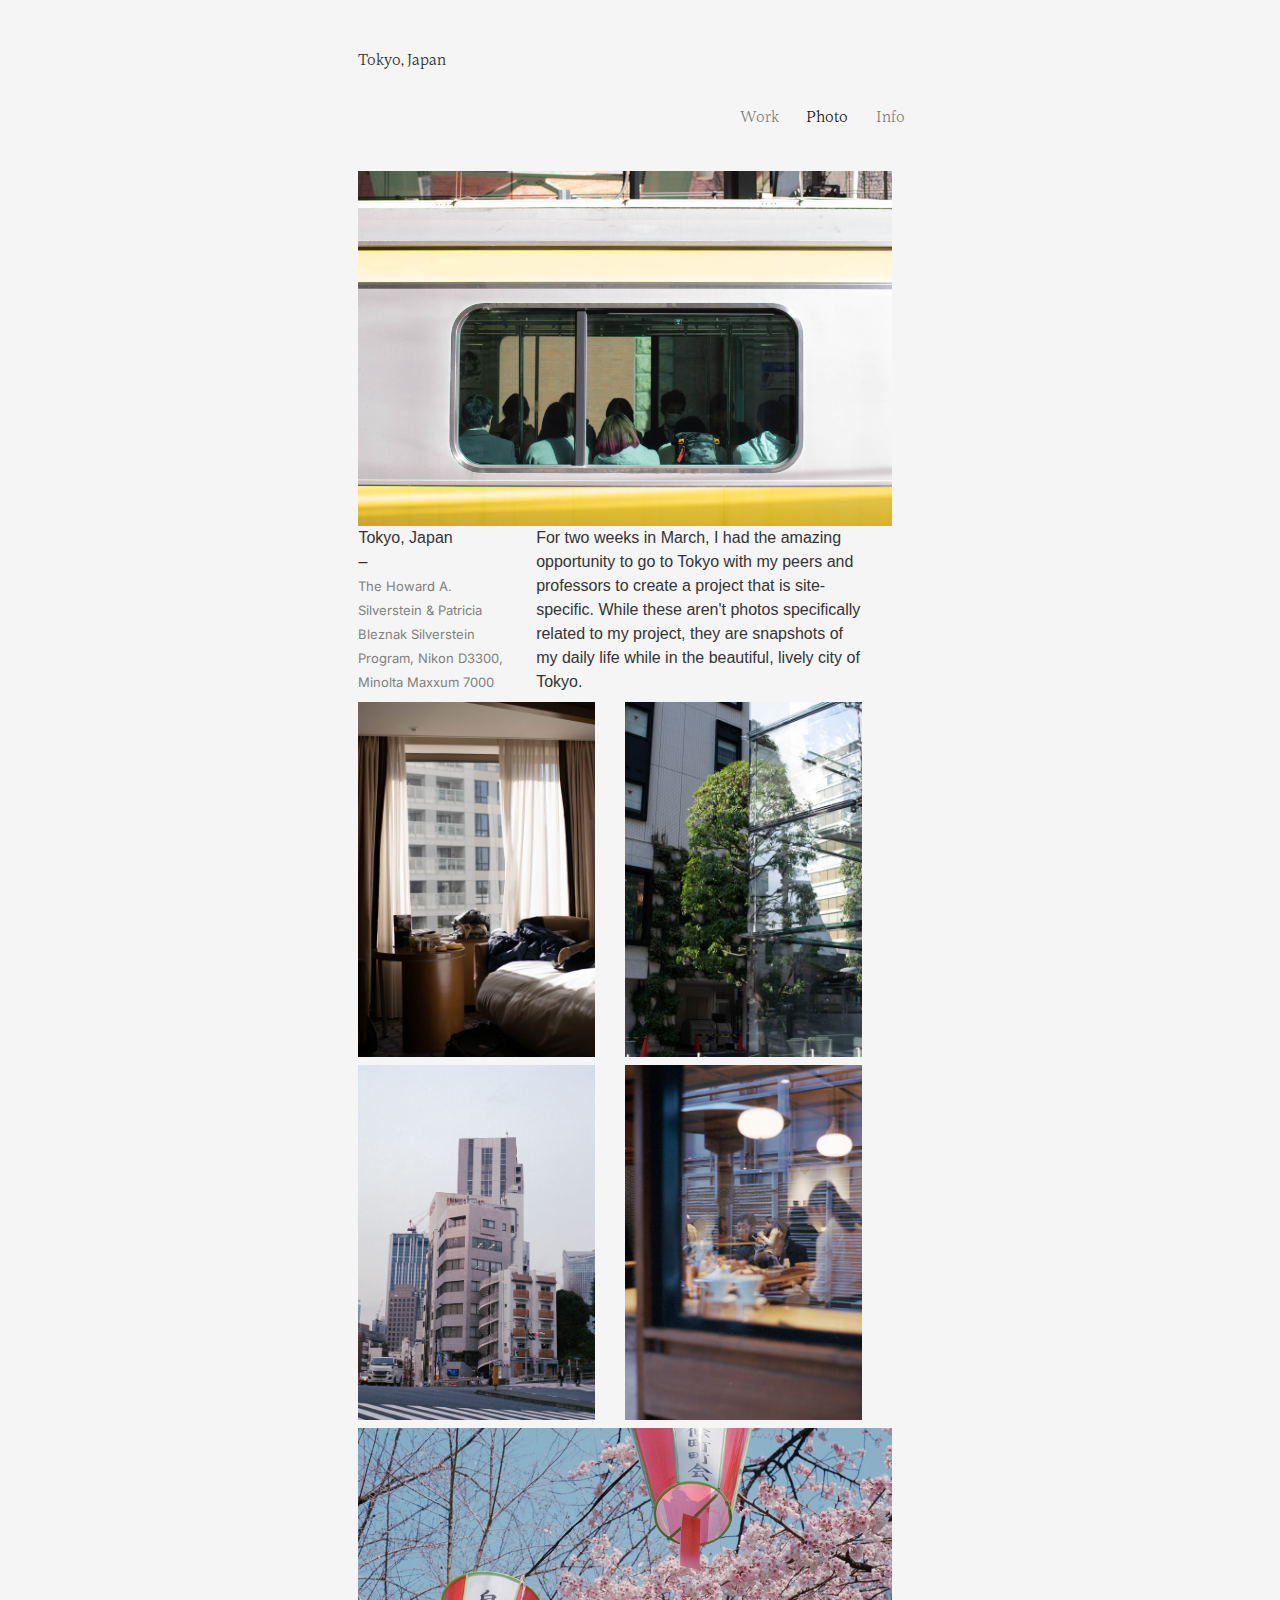
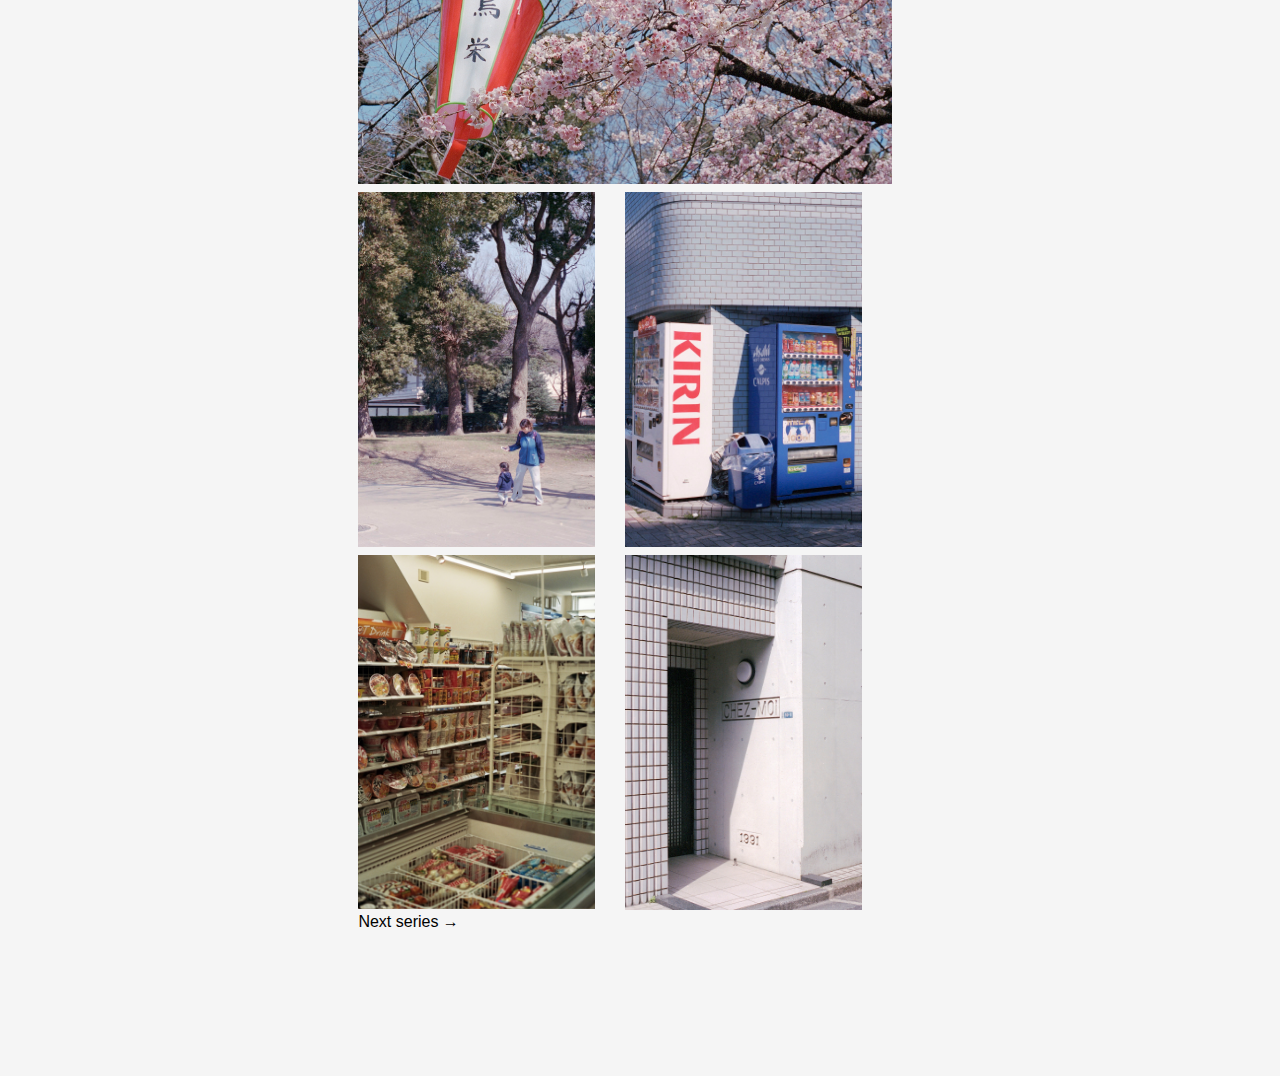
<file: photo/tokyo.html>
<!doctype html>
<html>

<head>
  <!-- Global site tag (gtag.js) - Google Analytics -->
  <script async src="https://www.googletagmanager.com/gtag/js?id=UA-139957231-1"></script>
  <script>
    window.dataLayer = window.dataLayer || [];

    function gtag() {
      dataLayer.push(arguments);
    }
    gtag('js', new Date());

    gtag('config', 'UA-139957231-1');
  </script>
  <title>Yaeeun Jeon</title>
  <meta charset="UTF-8">
  <meta http-equiv="X-UA-Compatible" content="IE=edge">
  <meta name="viewport" content="width=device-width, initial-scale=1">
  <link rel="stylesheet" href="https://maxcdn.bootstrapcdn.com/bootstrap/4.0.0/css/bootstrap.min.css" integrity="sha384-Gn5384xqQ1aoWXA+058RXPxPg6fy4IWvTNh0E263XmFcJlSAwiGgFAW/dAiS6JXm" crossorigin="anonymous">
  <link href="../css/main.css" rel="stylesheet" type="text/css">
  <script src="https://code.jquery.com/jquery-3.2.1.min.js"></script>
  <script src="https://cdnjs.cloudflare.com/ajax/libs/popper.js/1.12.9/umd/popper.min.js" integrity="sha384-ApNbgh9B+Y1QKtv3Rn7W3mgPxhU9K/ScQsAP7hUibX39j7fakFPskvXusvfa0b4Q" crossorigin="anonymous"></script>
  <script src="https://maxcdn.bootstrapcdn.com/bootstrap/4.0.0/js/bootstrap.min.js" integrity="sha384-JZR6Spejh4U02d8jOt6vLEHfe/JQGiRRSQQxSfFWpi1MquVdAyjUar5+76PVCmYl" crossorigin="anonymous"></script>
  <script type="text/javascript" src="../js/main.js"></script>
</head>

<body>
  <div class="container">

    <p class="page-des">Tokyo, Japan</p>
    <nav class="navbar sans navbar-expand-sm navbar-light">
      <ul class="navbar-nav ml-auto">
        <li class="nav-item">
          <a class="nav-link" href="../index.html">Work</a>
        </li>
        <li class="nav-item active">
          <a class="nav-link" href="../photo.html">Photo</a>
        </li>
        <li class="nav-item">
          <a class="nav-link" href="../info.html">Info</a>
        </li>
      </ul>
    </nav>

    <div class="row">

      <div class="col-sm-12">
        <img class="photo" src="../assets/photo/tokyo/window-1.jpg">

        <div class="row description">
          <div class="col-sm-4">
            <span class="titles">Tokyo, Japan</span></br>
            –</br>
            <span class="caption">The Howard A. Silverstein & Patricia Bleznak Silverstein Program,
              Nikon D3300, Minolta Maxxum 7000</span>
          </div>
          <div class="col-sm-8">
            For two weeks in March, I had the amazing opportunity to go to Tokyo with
            my peers and professors to create a project that is site-specific. While these
            aren't photos specifically related to my project, they are snapshots of my daily
            life while in the beautiful, lively city of Tokyo.
          </div>
        </div>

        <div class="row">
          <div class="col-sm-6">
            <img class="photo" src="../assets/photo/tokyo/room.jpg">
          </div>
          <div class="col-sm-6">
            <img class="photo" src="../assets/photo/tokyo/tree.jpg">
          </div>
        </div>

        <div class="row">
          <div class="col-sm-6">
            <img class="photo" src="../assets/photo/tokyo/building.jpg">
          </div>
          <div class="col-sm-6">
            <img class="photo" src="../assets/photo/tokyo/cafe.jpg">
          </div>
        </div>

        <img class="photo" src="../assets/photo/tokyo/cherries.jpg">

        <div class="row">
          <div class="col-sm-6">
            <img class="photo" src="../assets/photo/tokyo/ueno.jpg">
          </div>
          <div class="col-sm-6">
            <img class="photo" src="../assets/photo/tokyo/vending.jpg">
          </div>
        </div>

        <div class="row">
          <div class="col-sm-6">
            <img class="photo" src="../assets/photo/tokyo/conbini.jpg">
          </div>
          <div class="col-sm-6">
            <img class="photo" src="../assets/photo/tokyo/chezmoi.jpg">
          </div>
        </div>

      </div>
    </div>

    <div class="bottom-nav">
      <a class="link" href="../photo/marfa.html">Next series &rarr;</a>
    </div>

  </div>
</body>

</html>
</file>
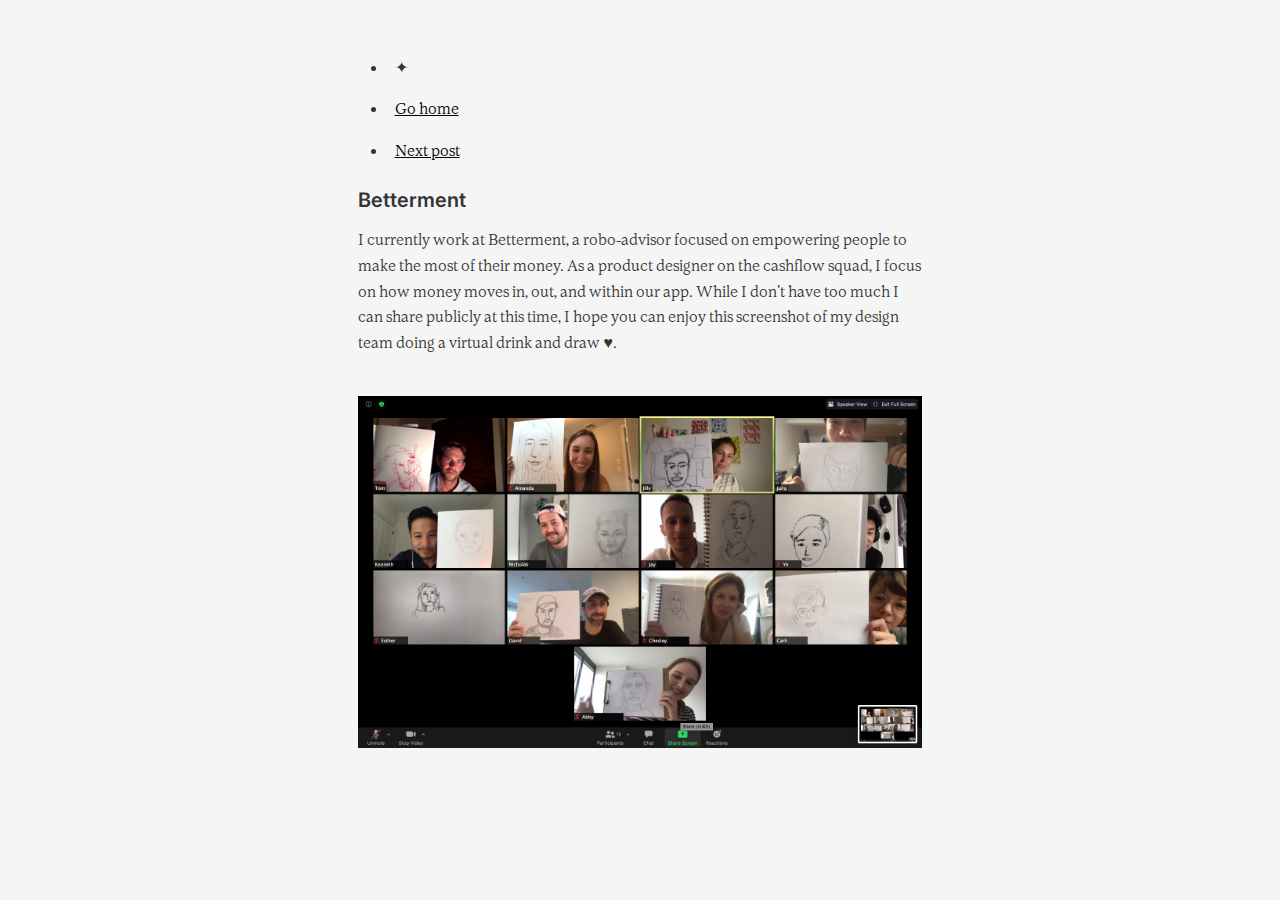
<file: posts/betterment.html>
<!doctype html>
<html>

<head>
  <!-- Global site tag (gtag.js) - Google Analytics -->
  <script async src="https://www.googletagmanager.com/gtag/js?id=UA-139957231-1"></script>
  <script>
    window.dataLayer = window.dataLayer || [];

    function gtag() {
      dataLayer.push(arguments);
    }
    gtag('js', new Date());

    gtag('config', 'UA-139957231-1');
  </script>
  <title>Hi there!</title>
  <link rel="icon" href="../assets/favicon.png"/>
  <meta charset="UTF-8">
  <meta http-equiv="X-UA-Compatible" content="IE=edge">
  <meta name="viewport" content="width=device-width, initial-scale=1">
  <link href="../css/main.css" rel="stylesheet" type="text/css">
  <script type="text/javascript" src="../js/main.js"></script>
</head>

<body>

  <div class="container">

    <!--Nav-->
    <div class="nav">
      <ul>
        <li>
          &#10022;
        </li>
        <li>
          <a href="../index.html">Go home</a>
        </li>
        <li>
          <a href="goodreads.html">Next post</a>
        </li>
      </ul>
    </div>

    <!--Info-->
    <div class="info">
      <h1>Betterment</h1>
      <p>
        I currently work at Betterment, a robo-advisor focused on empowering
        people to make the most of their money.
        As a product designer on the cashflow squad, I focus on how money
        moves in, out, and within our app. While I don't have too much I can
        share publicly at this time, I hope you can enjoy this screenshot of my
        design team doing a virtual drink and draw &#9829;.
      </p>
      <span class="spacer"></span>
    </div>

    <div>
      <img class="photo" src="../assets/betterment/drinkndraw.png" />
    </div>

  </div>

</body>

</html>
</file>
<file: css/main.css>
@charset "UTF-8";

@import url('https://fonts.googleapis.com/css2?family=Inter:opsz,wght@14..32,100..900&display=swap');

@font-face {
  font-family: 'Loretta';
  src: url('fonts/Loretta-Light.otf') format('opentype');
  font-weight: light;
  font-style: normal;
}

@font-face {
  font-family: 'Loretta-Italic';
  src: url('fonts/Loretta-LightItalic.otf') format('opentype');
  font-style: normal;
}

@font-face {
  font-family: 'Loretta-Medium';
  src: url('fonts/Loretta-Medium.otf') format('opentype');
  font-style: normal;
}

body {
  background-color: #F5F5F5;
  padding: 2% 28% 10% 28%;
  margin: 0;
  color: #343434;
}
.container {
  padding: 2.5% 0;
}
img {
  width: 100%;
  margin-top: 8px;
}
video {
  margin-top: 8px;
  width: 100%;
}

/*---- TYPOGRAPHY ----*/

h1 {
  font-family: 'Inter', sans-serif;
  font-size: 20px;
  margin: 16px 0;
  font-weight: 600;
}
.ascii {
    font-family: 'Inter', sans-serif;
    font-weight: 400;
    font-size: 20px;
    color: #1375B2;
}
h2 {
  font-family: 'Loretta', 'Times New Roman', Times, serif;
  line-height: 1.6;
  font-size: 20px;
  margin: 8px 0;
  font-weight: normal;
  -moz-osx-font-smoothing: grayscale; /*(For Firefox)*/
  -webkit-font-smoothing: antialiased; /*(For Chrome and Safari)*/
}
h3 {
  font-family: 'Inter', sans-serif;
  font-size: 16px;
  font-weight: 600;
  margin-top: 16px;
  margin-bottom: 4px;
}
.row {
    display: flex;
    width: 100%;
    justify-content: space-between;
}
p {
  font-family: 'Loretta', 'Times New Roman', Times, serif;
  font-size: 16px;
  line-height: 1.6;
  margin: 8px 0px;
}
.title {
  font-family: 'Inter';
  line-height: 1.6;
  font-weight: 500;
  font-size: 32px;
}

.caption {
  font-family: 'Inter', sans-serif;
  font-size: 13px;
  color: grey;
}
.italic {
  font-family: 'Loretta-Italic','Times New Roman', Times, serif;
}
.button {
  font-family: 'Inter', sans-serif;
  font-size: 13px;
}
.quote {
  font-family: 'Loretta-Italic', 'Times New Roman', Times, serif;
  font-size: 24px;
  line-height: 1.4em;
  border-left: 1px solid;
  margin: 8px;
  padding: 2.5% 4%;
}
.icon {
  width: 36px;
}

/*---- LISTS ----*/

ul {
  padding-left: 5%;
}
li {
  font-family: 'Loretta', sans-serif;
  line-height: 1.6;
  font-size: 1em;
  margin: 8px 0 8px 0;
  padding-right: 2%;
  list-style-position: outside;
  padding-left: 8px;
  padding-bottom: 8px;
}
.points {
  list-style-type: "✳︎";
}
.points li{
  font-family: 'Loretta-Medium', sans-serif;
}

/*---- LINKS ----*/
a {
  color: black;
}
a:hover {
  text-decoration: underline;
  text-underline-offset: 4px;
  text-decoration-thickness: 1.5px;
  text-decoration-color: #1375B2;
  color: #1375B2;
  font-style: italic;
}
a.header {
  text-decoration: underline;
  text-underline-offset: 4px;
  text-decoration-thickness: 1.5px;
  text-decoration-color: #D9D9D9;
}
a.header:hover {
  text-decoration: underline;
  text-underline-offset: 4px;
  font-style: italic;
  color: #1375B2;
  text-decoration-thickness: 1.5px;
  text-decoration-color: #1375B2;
}
a.project-title {
  text-decoration: none;
}
a.project-title:hover {
  text-decoration: underline;
  text-decoration-style: solid;
  text-underline-offset: 4px;
  font-style: italic;
  text-decoration-thickness: 1.5px;
  color: #1375B2;
  text-decoration-color: #1375B2;
}
a.button {
  text-decoration: none;
}
a.button:hover {
  text-decoration: underline;
  text-decoration-style:solid;
  text-underline-offset: 4px;
  text-decoration-thickness: 1.5px;
  text-decoration-color: #1375B2;
}
.caption-link {
  font-family: 'Inter', sans-serif;
  font-size: 13px;
  color: gray;
  text-decoration: underline;
  text-underline-offset: 4px;
  text-decoration-thickness: 1px;
  text-decoration-color: gray;
}
.page-links {
  display: flex;
  justify-content: space-between;
  padding-top: 2em;
}
.project-links {
  list-style-type: "↗︎";
}
.p-links {
  text-decoration: underline;
  text-underline-offset: 4px;
  text-decoration-thickness: 1.5px;
  text-decoration-color: black;
}

/*---- SPACING ----*/

.spacer {
  display: flex;
  height: 24px;
}
.spacer-s {
  display: flex;
  height: 8px;
}

/*---- MEDIA QUERIES ----*/
 @media (max-width: 768px) { 
  h1 {
    font-size: 20px;
  }
  body {
    padding: 2% 5%;
  }
}
@media (max-width: 480px) {
  h1 {
    font-size: 20px;
  }
  body {
    padding: 2% 5%;
  }
  .row {
    display: block;
    width: 100%;

  }
}
</file>
<file: css/test.css>
@charset "UTF-8";

@import url('https://fonts.googleapis.com/css2?family=Inter:opsz,wght@14..32,100..900&display=swap');

@font-face {
  font-family: 'Loretta';
  src: url('fonts/Loretta-Light.otf') format('opentype');
  font-weight: light;
  font-style: normal;
}

@font-face {
  font-family: 'Loretta-Italic';
  src: url('fonts/Loretta-LightItalic.otf') format('opentype');
  font-style: normal;
}

@font-face {
  font-family: 'Loretta-Medium';
  src: url('fonts/Loretta-Medium.otf') format('opentype');
  font-style: normal;
}

body {
  background-color: #F5F5F5;
  padding: 2% 30% 10% 30%;
  margin: 0;
}
.container {
  padding: 5% 0;
}
img {
  width: 100%;
  margin-top: 8px;
}
video {
  margin-top: 8px;
  width: 100%;
}

/*---- TYPOGRAPHY ----*/

h1 {
  font-family: 'Inter', sans-serif;
  font-size: 20px;
  margin: 8px 0;
  font-weight: 600;
}
.ascii {
    font-family: 'Inter', sans-serif;
    font-weight: 400;
    font-size: 20px;
    color: #1375B2;
}
h2 {
  font-family: 'Loretta', 'Times New Roman', Times, serif;
  line-height: 1.6;
  font-size: 20px;
  margin: 8px 0;
  font-weight: normal;
  -moz-osx-font-smoothing: grayscale; /*(For Firefox)*/
  -webkit-font-smoothing: antialiased; /*(For Chrome and Safari)*/
}
h3 {
  font-family: 'Inter', sans-serif;
  font-size: 16px;
  font-weight: 600;
  margin-top: 16px;
  margin-bottom: 4px;
}
.sub-copy {
  font-family: 'Inter';
  line-height: 1.6;
  font-size: 16px;
}
.row {
    display: flex;
    width: 100%;
    justify-content: space-between;
}
p {
  font-family: 'Loretta', 'Times New Roman', Times, serif;
  font-size: 16px;
  margin: 8px 0px;
}
.caption {
  font-family: 'Inter', sans-serif;
  font-size: 13px;
  color: grey;
}
.italic {
  font-family: 'Loretta-Italic','Times New Roman', Times, serif;
}
.button {
  font-family: 'Inter', sans-serif;
  font-size: 13px;
}
.quote {
  font-family: 'Loretta-Italic', 'Times New Roman', Times, serif;
  font-size: 24px;
  line-height: 1.4em;
  border-left: 1px solid;
  margin: 8px;
  padding: 0% 4%;
}
.icon {
  width: 36px;
}

/*---- LISTS ----*/

ul {
  padding-left: 5%;
}
li {
  font-family: 'Loretta', sans-serif;
  line-height: 1.6;
  font-size: 1em;
  margin: 8px 0 8px 0;
  padding-right: 2%;
  list-style-position: outside;
  padding-left: 8px;
  padding-bottom: 8px;
}
.points {
  list-style-type: "✳︎";
}
.points li{
  font-family: 'Loretta-Medium', sans-serif;
}

/*---- LINKS ----*/
a {
  color: black;
}
a:hover {
  text-decoration: underline;
  text-underline-offset: 4px;
  text-decoration-thickness: 1.5px;
  text-decoration-color: #1375B2;
}
a.header {
  text-decoration: underline;
  text-underline-offset: 4px;
  text-decoration-thickness: 1.5px;
  text-decoration-color: #D9D9D9;
}
a.header:hover {
  text-decoration: underline;
  text-underline-offset: 4px;
  font-style: italic;
  color: #1375B2;
  text-decoration-thickness: 1.5px;
  text-decoration-color: #1375B2;
}
a.project-title {
  text-decoration: none;
}
a.project-title:hover {
  text-decoration: underline;
  text-decoration-style: solid;
  text-underline-offset: 4px;
  font-style: italic;
  text-decoration-thickness: 1.5px;
  color: #1375B2;
  text-decoration-color: #1375B2;
}
a.button {
  text-decoration: none;
}
a.button:hover {
  text-decoration: underline;
  text-decoration-style:solid;
  text-underline-offset: 4px;
  text-decoration-thickness: 1.5px;
  text-decoration-color: black;
}
.caption-link {
  font-family: 'Inter', sans-serif;
  font-size: 13px;
  color: gray;
  text-decoration: underline;
  text-underline-offset: 4px;
  text-decoration-thickness: 1px;
  text-decoration-color: gray;
}
.page-links {
  display: flex;
  justify-content: space-between;
  padding-top: 2em;
}
.project-links {
  list-style-type: "↗︎";
}
.p-links {
  text-decoration: underline;
  text-underline-offset: 4px;
  text-decoration-thickness: 1.5px;
  text-decoration-color: black;
}

/*---- SPACING ----*/

.spacer {
  display: flex;
  height: 24px;
}
.spacer-s {
  display: flex;
  height: 8px;
}

/*---- MEDIA QUERIES ----*/
 @media (max-width: 768px) { 
  h1 {
    font-size: 20px;
  }
  .container {
    padding: 5%;
  }
  .project-body {
    padding: 0; 
  }

}
@media (max-width: 480px) {
  h1 {
    font-size: 20px;
  }
  .container { 
    padding: 5%; 
  }
  .project-body { 
    padding: 0; 
  }
}
</file>
